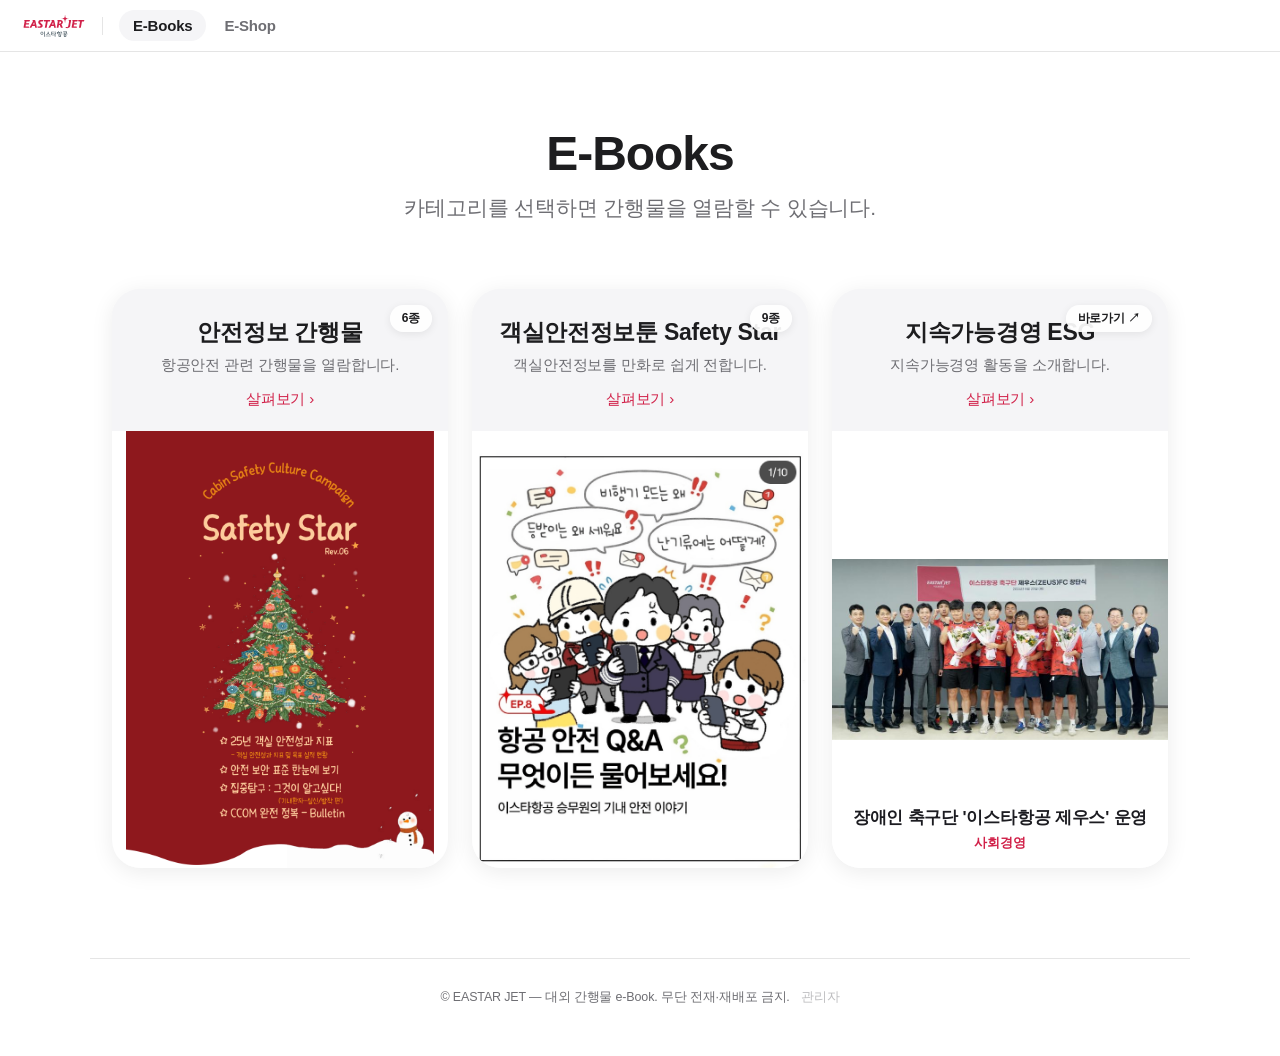
<file: index.html>
﻿<!DOCTYPE html>
<html lang="ko">
<head>
  <meta charset="UTF-8" />
  <meta name="viewport" content="width=device-width, initial-scale=1.0" />
  <title>이스타항공 대외 간행물 e-Book</title>
  <meta name="description" content="이스타항공 대외 간행물을 웹진으로 읽는 e-Book" />
    <meta name="theme-color" content="#ffffff" media="(prefers-color-scheme: light)" />
  <meta name="theme-color" content="#0c0c10" media="(prefers-color-scheme: dark)" />
<link rel="stylesheet" href="assets/style.css?v=20260706a" />
</head>
<body>
  <!-- ===== 로딩 스플래시 (진입 시 3초, 이스타항공 사진 랜덤 표출) ===== -->
  <div class="splash" id="splash">
    <div class="splash-bg" id="splashBg"></div>
    <div class="splash-scrim"></div>
    <div class="splash-inner">
      <img class="splash-logo" src="assets/eastar_logo.svg" alt="이스타항공" />
      <div class="splash-title"><span class="t-desktop">EASTARJET</span><span class="t-mobile">EASTARJET</span></div>
      <div class="splash-bar"><span id="splashBarFill"></span></div>
    </div>
    <button class="splash-skip" id="splashSkip">건너뛰기 ✕</button>
  </div>

  <!-- ===== 상단 브랜드 바 ===== -->
  <div class="topbar">
    <a class="brand" href="index.html">
      <img class="brand-logo" src="assets/eastar_logo.svg" alt="이스타항공" />
    </a>
    <span class="brand-divider"></span>
    <nav class="topnav">
      <a class="topnav-link active" id="brandTitle" href="index.html" aria-current="page">E-Books</a>
      <a class="topnav-link" id="shopBrand" href="shop.html">Eastar SHOP</a>
    </nav>
    <div class="spacer"></div>
  </div>

  <!-- ===== 공지 배너 (books.js 의 NOTICE — 관리자 콘솔에서 편집) ===== -->
  <div class="notice-banner" id="noticeBanner" style="display:none">
    <span class="notice-ico">📢</span>
    <span id="noticeText"></span>
    <a id="noticeLink" target="_blank" rel="noopener" style="display:none">자세히 ›</a>
    <button id="noticeClose" aria-label="공지 닫기">✕</button>
  </div>

  <!-- ===== 메인: 카테고리 선택 ===== -->
  <section class="hero">
    <h1 id="heroTitle">대외 간행물</h1>
    <p id="heroSubtitle">카테고리를 선택하면 간행물을 웹진 형태로 열람할 수 있습니다.</p>
  </section>

  <main class="cat-grid" id="catGrid"></main>

  <!-- ===== 카테고리 상세: 간행물 목록(웹진) ===== -->
  <main class="cat-detail" id="catDetail" style="display:none">
    <button class="back-btn" id="backBtn">← 카테고리</button>
    <div class="cat-detail-head">
      <h2 id="detailTitle"></h2>
      <p id="detailDesc"></p>
    </div>
    <div class="shelf" id="shelf"></div>
    <div class="empty-state" id="emptyState" style="display:none">
      <h2>🛫 준비 중입니다</h2>
      <p>이 카테고리의 간행물이 곧 등록될 예정입니다.</p>
    </div>
  </main>

  <footer class="site">© EASTAR JET — 대외 간행물 e-Book. 무단 전재·재배포 금지. <a href="admin.html" class="admin-link">관리자</a></footer>

  <script src="books.js"></script>
  <script src="esg.js"></script>
  <script src="products.js"></script>
  <script src="assets/track.js"></script>
  <script>
    const $ = id => document.getElementById(id);
    // HTML 이스케이프 — 제목·설명 등 데이터가 자동 동기화(ESG 스크래핑)·관리자 입력에서 오므로
    // innerHTML 삽입 전 항상 처리(따옴표·꺾쇠로 인한 레이아웃 깨짐/스크립트 주입 방지)
    const esc = s => String(s == null ? '' : s).replace(/[&<>"']/g, c => ({ '&': '&amp;', '<': '&lt;', '>': '&gt;', '"': '&quot;', "'": '&#39;' }[c]));
    const today = new Date(Date.now() + 9 * 3600 * 1000).toISOString().slice(0, 10);   // 한국시간(KST) 기준 날짜
    // 공개 조건: published !== false 이고, 게시 예약일(publishAt)이 지났을 것
    const isVisible = b => b.published !== false && (!b.publishAt || b.publishAt <= today);
    // 발행일(date)로부터 30일간 NEW 뱃지
    const isNew = b => b.date && (Date.now() - new Date(b.date + 'T00:00:00').getTime()) <= 30 * 86400000;
    const books = (window.BOOKS || []).filter(isVisible);
    const categories = (window.CATEGORIES || []);
    const loadingImages = (window.LOADING_IMAGES || []);

    /* ---------- 메인 상단 문구(관리자 콘솔에서 편집) ---------- */
    (function siteInit() {
      const s = window.SITE || {};
      if (s.brandTitle) $('brandTitle').textContent = s.brandTitle;
      if (s.heroTitle) $('heroTitle').textContent = s.heroTitle;
      if (s.heroSubtitle) $('heroSubtitle').textContent = s.heroSubtitle;
      // SHOP 제목(products.js)을 'Eastar SHOP' 탭에 반영 — shop-admin에서 변경 시 메인에도 동일 반영
      const shop = window.SHOP || {};
      if (shop.title) $('shopBrand').textContent = shop.title;
    })();

    if (window.ebTrack) ebTrack.visit();

    /* ---------- 공지 배너 ---------- */
    (function noticeInit() {
      const n = window.NOTICE || {};
      if (!n.enabled || !n.text) return;
      if (n.until && n.until < today) return;
      const dismissKey = 'eb_notice_' + n.text.slice(0, 40);   // 내용이 바뀌면 다시 표시
      try { if (localStorage.getItem(dismissKey)) return; } catch (e) {}
      $('noticeText').textContent = n.text;
      if (n.link) { $('noticeLink').href = n.link; $('noticeLink').style.display = 'inline'; }
      $('noticeBanner').style.display = 'flex';
      $('noticeClose').onclick = () => {
        $('noticeBanner').style.display = 'none';
        try { localStorage.setItem(dismissKey, '1'); } catch (e) {}
      };
    })();

    /* ---------- ① 로딩 스플래시 ---------- */
    (function splashInit() {
      const splash = $('splash');
      if (!loadingImages.length) { splash.remove(); return; }

      const bg = $('splashBg');
      // 진입할 때마다 무작위로 1장 선택해 2초간 그대로 유지
      const pick = loadingImages[Math.floor(Math.random() * loadingImages.length)];
      const layer = document.createElement('div');
      layer.className = 'splash-img';
      layer.style.backgroundImage = `url("${pick}")`;
      bg.appendChild(layer);
      requestAnimationFrame(() => layer.classList.add('on'));

      const DURATION = 1300;
      $('splashBarFill').style.transitionDuration = DURATION + 'ms';
      requestAnimationFrame(() => $('splashBarFill').style.width = '100%');

      let done = false;
      function finish() {
        if (done) return; done = true;
        splash.classList.add('hide');
        setTimeout(() => splash.remove(), 650);
      }
      const timer = setTimeout(finish, DURATION);
      $('splashSkip').onclick = () => { clearTimeout(timer); finish(); };
    })();

    /* ---------- ② 카테고리 카드 ---------- */
    function countIn(catId) { return books.filter(b => b.category === catId).length; }

    // 카테고리 표지 우선순위:
    //  ① coverBook(특정 PDF로 표지 고정)이 있으면 그 간행물 표지
    //  ② 없으면 그 카테고리 '최신본'(목록 맨 끝 공개 간행물) 표지를 자동 사용
    //  ③ 간행물이 없으면 카테고리에 지정된 표지(c.cover)
    function catCover(c) {
      const list = books.filter(b => b.category === c.id);
      if (c.coverBook) {
        const pin = list.find(b => b.id === c.coverBook);
        if (pin && pin.cover) return pin.cover;
      }
      const latest = list.length ? list[list.length - 1] : null;
      return (latest && latest.cover) ? latest.cover : c.cover;
    }

    // eastarjet.com 계열 도메인에서만 외부 페이지를 iframe 으로 임베드 가능
    // (ESG 페이지 보안정책: frame-ancestors https://*.eastarjet.com/).
    // 그 외(pages.dev 등)에서는 외부 페이지로 바로 이동한다.
    const canEmbed = /\.eastarjet\.com$/i.test(location.hostname);

    // ESG 표지·주제 — esg.js(자동 동기화)가 있으면 그것을 우선 사용한다.
    // esg.js 는 scripts/sync-esg.js 가 main.eastarjet.com/esg 에서 주기적으로 갱신.
    const esgItems = (window.ESG_ITEMS && window.ESG_ITEMS.length) ? window.ESG_ITEMS : null;
    // 사진 → {group, topic} 조회표 + 전체 사진 목록(랜덤 표지 후보)
    const esgBySrc = {};
    const esgCovers = [];
    if (esgItems) esgItems.forEach(it => (it.images || []).forEach(src => {
      esgBySrc[src] = { group: it.group, topic: it.topic };
      esgCovers.push(src);
    }));

    // 폴백(esg.js 부재 시): 파일명으로 분류·주제를 추정
    const ESG_GROUPS = { safety: '안전경영', environment: '환경경영', society: '사회경영' };
    const ESG_TOPICS = {
      'safety-01': '항공 의료 안전 시스템 강화',
      'safety-02': '현장 근로자 온열질환 예방',
      'safety-03': '객실승무원 실전형 체력검정 도입',
      'environment-01': '임직원 나무심기 행사',
      'environment-02': '친환경 항공기 도입을 통한 기후변화 대응',
      'society-01': '고귀한 생명 나눔 지원',
      'society-02': '생명 존중 유기견 봉사활동',
      'society-03': "장애인 축구단 '이스타항공 제우스' 운영",
      'society-04': '고려인 동포 지원 및 글로벌 상생',
      'society-05': '대한민국 국군 장병 지원',
      'society-06': '항공 전문 인재 양성 산학협력'
    };
    function coverInfo(url) {
      if (esgBySrc[url]) return esgBySrc[url];          // 동기화 데이터 우선
      const m = String(url).match(/img_(safety|environment|society)_(\d+)/i);
      if (!m) return null;
      const cat = m[1].toLowerCase();
      return { group: ESG_GROUPS[cat] || '', topic: ESG_TOPICS[cat + '-' + m[2]] || '' };
    }
    // 카테고리의 실제 표지 후보 목록: esg 카테고리는 동기화 사진을, 그 외는 books.js 의 covers
    function coverPool(c) {
      if (c.external && esgCovers.length) return esgCovers;
      return (Array.isArray(c.covers) && c.covers.length) ? c.covers : null;
    }

    $('catGrid').innerHTML = categories.map(c => {
      const href = c.external ? c.external : `#${c.id}`;
      const badge = c.external ? '바로가기 ↗' : `${countIn(c.id)}종`;
      // 표지 후보가 있으면 진입할 때마다 무작위 1장 + 그 사진의 주제 제목을 표지 위에 표시
      const pool = coverPool(c);
      const coverUrl = pool ? pool[Math.floor(Math.random() * pool.length)] : catCover(c);
      const info = pool ? coverInfo(coverUrl) : null;
      const cap = info ? `
          <span class="cat-cover-cap">
            ${info.topic ? `<span class="cap-topic">${esc(info.topic)}</span>` : ''}
            ${info.group ? `<span class="cap-group">${esc(info.group)}</span>` : ''}
          </span>` : '';
      const catImg = coverUrl
        ? `<img src="${esc(coverUrl)}" alt="${esc(c.title)}" loading="lazy" onerror="this.onerror=null;this.src='assets/eastar_logo.svg';this.classList.add('img-fallback')" />`
        : '';
      return `
      <a class="cat-card${pool ? ' cat-card--photo' : ''}" data-cat="${esc(c.id)}" href="${esc(href)}">
        <span class="cat-count">${esc(badge)}</span>
        <div class="cat-body">
          <h3>${esc(c.title)}</h3>
          <p>${esc(c.desc || '')}</p>
          <span class="cat-go">살펴보기 ›</span>
        </div>
        <div class="cat-cover">
          ${catImg}
          ${cap}
        </div>
      </a>`;
    }).join('');
    fitCaption(document);   // 표지 주제 제목을 한 줄에 맞게 글자 크기 자동 조정

    /* ---------- ③ 카테고리 상세(웹진 목록) ---------- */
    // 외부 페이지를 catDetail 안에 iframe 으로 표시(ESG 등). canEmbed 일 때만 호출.
    function openEmbed(cat) {
      $('detailTitle').textContent = cat.title;
      $('detailDesc').textContent = cat.desc || '';
      $('shelf').style.display = 'none';
      $('shelf').innerHTML = '';
      $('emptyState').style.display = 'none';
      let frame = $('extFrame');
      if (!frame) {
        frame = document.createElement('iframe');
        frame.id = 'extFrame';
        frame.setAttribute('referrerpolicy', 'no-referrer-when-downgrade');
        frame.style.cssText = 'width:100%;height:calc(100vh - 180px);min-height:600px;border:0;border-radius:14px;background:#fff;';
        $('catDetail').appendChild(frame);
      }
      if (frame.dataset.src !== cat.external) { frame.src = cat.external; frame.dataset.src = cat.external; }
      frame.style.display = 'block';
      $('catGrid').style.display = 'none';
      document.querySelector('.hero').style.display = 'none';
      $('catDetail').style.display = 'block';
      window.scrollTo(0, 0);
    }
    function hideEmbed() { const f = $('extFrame'); if (f) f.style.display = 'none'; }

    function openCategory(catId) {
      const cat = categories.find(c => c.id === catId);
      if (!cat) return;

      // 외부 페이지 카테고리(ESG): eastarjet.com 계열이면 iframe 임베드, 아니면 외부로 이동
      if (cat.external) {
        if (canEmbed) return openEmbed(cat);
        location.href = cat.external;
        return;
      }
      hideEmbed();
      const list = books.filter(b => b.category === catId);

      $('detailTitle').textContent = cat.title;
      $('detailDesc').textContent = cat.desc || '';

      const shelf = $('shelf'), empty = $('emptyState');
      if (!list.length) {
        shelf.style.display = 'none';
        shelf.innerHTML = '';
        empty.style.display = 'block';
      } else {
        empty.style.display = 'none';
        shelf.style.display = 'grid';
        shelf.innerHTML = list.map(b => {
          const isPdf = b.type === 'pdf';
          // PDF는 바로 읽기 뷰어로 진입(#read) — 페이지 목록(랜딩) 단계 생략
          const href = isPdf
            ? 'flip.html?book=' + encodeURIComponent(b.id) + '#read'
            : 'viewer.html?book=' + encodeURIComponent(b.id);
          const count = Array.isArray(b.pages) ? ` · ${b.pages.length}p` : '';
          return `
          <a class="book-card" href="${esc(href)}">
            <div class="cover-wrap">
              ${isNew(b) ? '<span class="badge badge-new">NEW</span>' : ''}
              <span class="badge badge-type">${isPdf ? 'PDF' : '웹진'}</span>
              <img src="${esc(b.cover || 'assets/eastar_logo.svg')}" alt="${esc(b.title)} 표지" loading="lazy" onerror="this.onerror=null;this.src='assets/eastar_logo.svg';this.classList.add('img-fallback')" />
            </div>
            <div class="book-info">
              <h3>${esc(b.title)}</h3>
              <div class="meta">${esc(b.subtitle || '')}${count}</div>
            </div>
            <span class="book-chevron" aria-hidden="true">›</span>
          </a>`;
        }).join('');
      }

      $('catGrid').style.display = 'none';
      document.querySelector('.hero').style.display = 'none';
      $('catDetail').style.display = 'block';
      fitTitles(shelf);            // 컨테이너 표시 후라야 폭이 잡혀 한 줄 맞춤이 동작
      window.scrollTo(0, 0);
    }

    /* 카드 제목이 길어도 한 줄로 — 글자 크기는 그대로 두고 자간만 좁혀 카드 폭에 맞춘다 */
    function fitTitles(scope) {
      scope.querySelectorAll('.book-card h3').forEach(h => {
        h.style.fontSize = '';        // 다른 제목과 동일한 글자 크기 유지
        h.style.letterSpacing = '';
        if (!h.clientWidth) return;
        if (h.scrollWidth <= h.clientWidth) return;     // 이미 한 줄이면 그대로
        let ls = -0.01, guard = 0;                      // CSS 기본 자간(-.01em)에서 시작
        while (h.scrollWidth > h.clientWidth && ls > -0.2 && guard++ < 80) {
          ls -= 0.005; h.style.letterSpacing = ls.toFixed(3) + 'em';
        }
      });
    }
    // 표지 주제 제목(.cap-topic)을 한 줄로 유지 — 폭을 넘으면 글자 크기를 줄여 맞춘다
    function fitCaption(scope) {
      scope.querySelectorAll('.cat-cover-cap').forEach(cap => {
        const topic = cap.querySelector('.cap-topic');
        if (!topic) return;
        const cs = getComputedStyle(cap);
        const avail = cap.clientWidth - parseFloat(cs.paddingLeft) - parseFloat(cs.paddingRight);
        if (avail <= 0) return;                 // 숨겨진(모바일) 경우 건너뜀
        let fs = 18; topic.style.fontSize = fs + 'px';
        let guard = 0;
        while (topic.scrollWidth > avail && fs > 11 && guard++ < 60) {
          fs -= 0.5; topic.style.fontSize = fs + 'px';
        }
      });
    }

    // 글꼴 로드 완료/창 크기 변경 후 다시 맞춤
    if (document.fonts && document.fonts.ready) document.fonts.ready.then(() => { fitTitles(document); fitCaption(document); });
    let _ftT; window.addEventListener('resize', () => { clearTimeout(_ftT); _ftT = setTimeout(() => { fitTitles(document); fitCaption(document); }, 150); });

    function showHome() {
      hideEmbed();
      $('catDetail').style.display = 'none';
      $('catGrid').style.display = 'grid';
      document.querySelector('.hero').style.display = 'block';
    }

    $('catGrid').querySelectorAll('.cat-card').forEach(el => {
      el.addEventListener('click', e => {
        const cat = categories.find(c => c.id === el.dataset.cat);
        // 임베드 불가 환경의 외부 카테고리는 href(외부 URL)로 그대로 이동시킨다
        if (cat && cat.external && !canEmbed) return;
        e.preventDefault();
        location.hash = el.dataset.cat;
      });
    });
    $('backBtn').onclick = () => { location.hash = ''; };

    /* ---------- 해시 라우팅 (뒤로가기 지원) ---------- */
    function route() {
      const id = location.hash.replace('#', '');
      if (id && categories.some(c => c.id === id)) openCategory(id);
      else showHome();
    }
    window.addEventListener('hashchange', route);
    route();
  </script>

  <!-- Cloudflare Web Analytics -->
  <script defer src='https://static.cloudflareinsights.com/beacon.min.js' data-cf-beacon='{"token": "4d85921930d3449da6c2bd152139da4c"}'></script>
  <!-- End Cloudflare Web Analytics -->
</body>
</html>
</file>
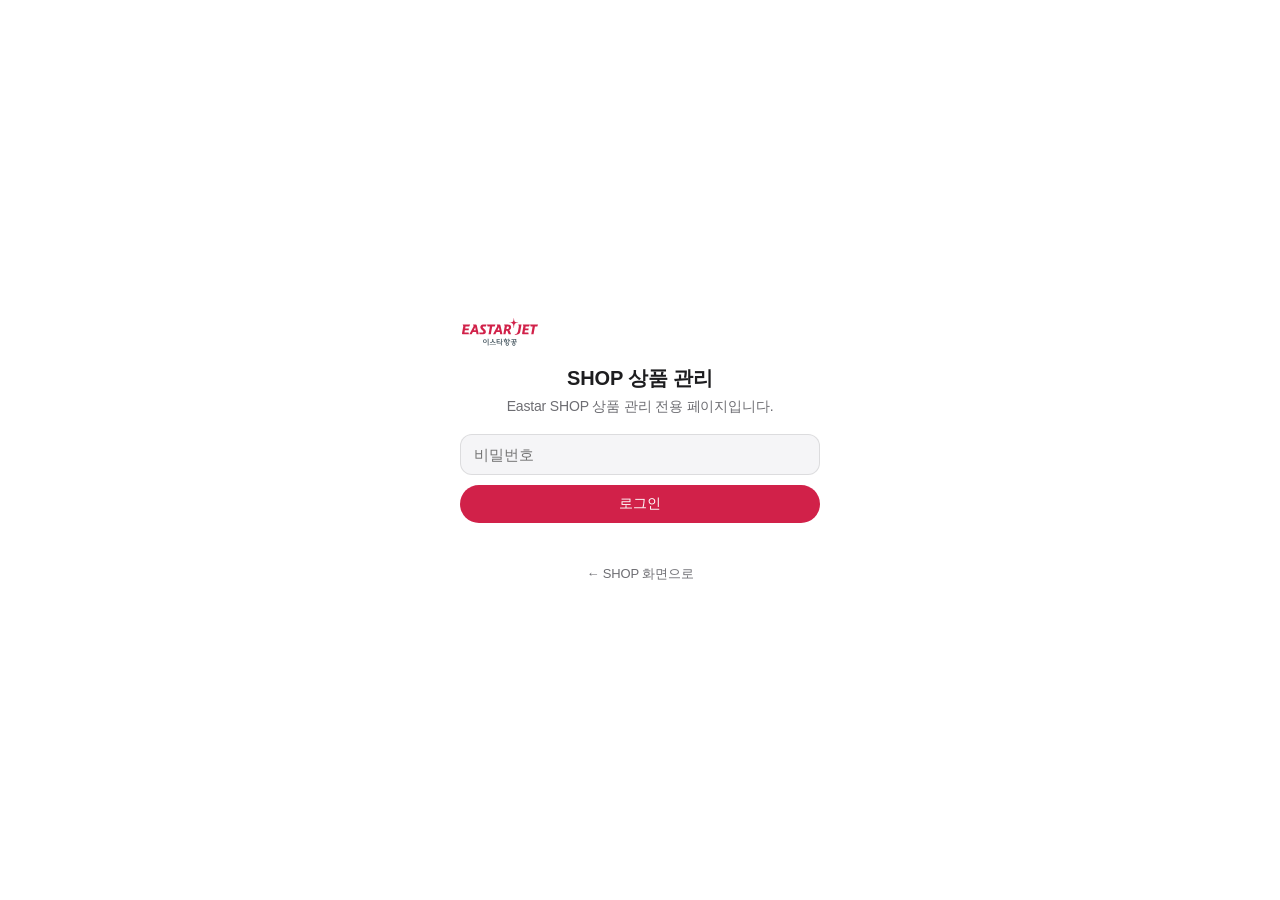
<file: shop-admin.html>
﻿<!DOCTYPE html>
<html lang="ko">
<head>
  <meta charset="UTF-8" />
  <meta name="viewport" content="width=device-width, initial-scale=1.0" />
  <meta name="robots" content="noindex" />
  <title>Eastar SHOP 상품 관리</title>
  <link rel="stylesheet" href="assets/style.css?v=20260706a" />
  <style>
    .gate { min-height: 100vh; display: flex; align-items: center; justify-content: center; padding: 20px; }
    .gate-box { width: 100%; max-width: 360px; text-align: center; }
    .gate-box img { height: 30px; margin-bottom: 18px; }
    .gate-box h1 { font-size: 20px; margin: 0 0 6px; }
    .gate-box .desc { color: var(--muted); font-size: 14px; margin: 0 0 18px; }
    .gate-box input { width: 100%; padding: 11px 13px; border: 1px solid var(--line); border-radius: 12px; font-size: 15px; margin-bottom: 10px; background: var(--bg-soft); font-family: var(--font); }
    .gate-box .btn { width: 100%; justify-content: center; }
    .gate-msg { color: var(--red); font-size: 13px; min-height: 18px; margin-top: 8px; }
    .gate-back { display: inline-block; margin-top: 16px; color: var(--muted); font-size: 13px; }
    .console { max-width: 980px; margin: 0 auto; padding: 20px 22px 80px; }
    .admin-banner { background: var(--bg-soft); border: 1px solid var(--line); border-radius: 12px; padding: 12px 16px; font-size: 13.5px; margin-bottom: 16px; }
    .card { background: var(--bg); border: 1px solid var(--line); border-radius: 16px; padding: 22px; margin-bottom: 18px; box-shadow: var(--shadow); }
    .card h2 { margin: 0 0 4px; font-size: 18px; }
    .card .sub { color: var(--muted); font-size: 13.5px; margin: 0 0 16px; }
    .form-grid { display: grid; grid-template-columns: 1fr 1fr; gap: 14px 16px; }
    .form-grid .full { grid-column: 1 / -1; }
    .form-grid label { display: block; font-size: 13px; font-weight: 600; margin-bottom: 6px; }
    .form-grid input[type=text], .form-grid input[type=number], .form-grid input[type=url], .form-grid input[type=date], .form-grid textarea, .form-grid input[type=file] {
      width: 100%; padding: 10px 12px; border: 1px solid var(--line); border-radius: 10px; font-size: 14px; background: var(--bg-soft); font-family: var(--font); box-sizing: border-box;
    }
    .form-grid textarea { resize: vertical; min-height: 64px; }
    .check-line { display: flex; align-items: center; gap: 8px; }
    .check-line label { margin: 0; font-weight: 500; }
    table.pubs { width: 100%; border-collapse: collapse; font-size: 14px; margin-top: 6px; }
    table.pubs th, table.pubs td { text-align: left; padding: 10px 8px; border-bottom: 1px solid var(--line); vertical-align: middle; }
    table.pubs th { color: var(--muted); font-weight: 600; font-size: 12.5px; }
    table.pubs td.ops { white-space: nowrap; text-align: right; }
    table.pubs .pthumb { width: 44px; height: 44px; border-radius: 8px; object-fit: cover; background: var(--bg-soft); border: 1px solid var(--line); }
    /* 모바일: 표가 화면보다 넓으면 페이지 대신 표 안에서만 좌우 스크롤 */
    .tbl-scroll { overflow-x: auto; -webkit-overflow-scrolling: touch; }
    @media (max-width: 640px) { .tbl-scroll table.pubs { min-width: 560px; } }
    .chip { display: inline-block; font-size: 11px; font-weight: 700; padding: 2px 8px; border-radius: 980px; margin-left: 6px; }
    .chip.hidden-c { background: #ddd; color: #555; }
    .chip.sold { background: #555; color: #fff; }
    .chip.badge { background: var(--red); color: #fff; }
    .mini { font-size: 12.5px; padding: 5px 10px; border-radius: 8px; border: 1px solid var(--line); background: var(--bg); cursor: pointer; }
    .mini.danger { color: var(--red); border-color: rgba(209,33,73,.4); }
    .mini:disabled { opacity: .4; cursor: default; }
    .row-actions { display: flex; gap: 10px; flex-wrap: wrap; margin-top: 16px; }
    .save-bar { position: sticky; bottom: 0; background: rgba(255,255,255,.9); backdrop-filter: blur(12px); border-top: 1px solid var(--line); padding: 12px 22px; display: none; align-items: center; gap: 14px; z-index: 40; }
    .save-bar.show { display: flex; }
    .save-bar .state { font-size: 13px; color: var(--muted); }
    .save-bar .state.dirty { color: var(--red); font-weight: 600; }
    textarea#out { width: 100%; min-height: 160px; font-family: ui-monospace, Menlo, monospace; font-size: 12px; border: 1px solid var(--line); border-radius: 10px; padding: 12px; background: var(--bg-soft); box-sizing: border-box; }
    .toast { position: fixed; left: 50%; bottom: 30px; transform: translateX(-50%); background: #222; color: #fff; padding: 11px 20px; border-radius: 980px; font-size: 14px; opacity: 0; transition: opacity .2s; z-index: 100; pointer-events: none; }
    .toast.show { opacity: 1; }
    @media (max-width: 640px) { .form-grid { grid-template-columns: 1fr; } }
    @media (prefers-color-scheme: dark) { .save-bar { background: rgba(18,18,22,.9); } .chip.hidden-c { background: #444; color: #ccc; } }
  </style>
</head>
<body>
  <!-- ===== 로그인 게이트 ===== -->
  <div class="gate" id="gate">
    <div class="gate-box">
      <img src="assets/eastar_logo.svg" alt="이스타항공" />
      <h1>SHOP 상품 관리</h1>
      <p class="desc">Eastar SHOP 상품 관리 전용 페이지입니다.</p>
      <input type="password" id="pw" placeholder="비밀번호" autocomplete="current-password" />
      <button class="btn primary" id="loginBtn">로그인</button>
      <div class="gate-msg" id="gateMsg"></div>
      <a href="shop.html" class="gate-back">← SHOP 화면으로</a>
    </div>
  </div>

  <!-- ===== 상단바 ===== -->
  <div class="topbar" id="adminTop" style="display:none">
    <a class="brand" href="shop.html">
      <img class="brand-logo" src="assets/eastar_logo.svg" alt="이스타항공" />
    </a>
    <span class="brand-divider"></span>
    <nav class="topnav">
      <a class="topnav-link" href="admin.html">E-Books 관리</a>
      <a class="topnav-link active" href="shop-admin.html" aria-current="page">SHOP 관리</a>
    </nav>
    <div class="spacer"></div>
    <button class="btn" id="logoutBtn">로그아웃</button>
  </div>

  <!-- ===== 콘솔 ===== -->
  <main class="console" id="console" style="display:none">
    <div class="admin-banner">🛍 <b>Eastar SHOP 상품 관리</b> — 상품 정보(이름·가격·이미지·품절)는 <b>자사몰(eastarjetshop.com)에서 매일 자동 동기화</b>됩니다. 상품 추가/변경은 자사몰에서 하세요. 이 콘솔의 <b>제목·히어로 배너·공지 문구</b>는 여기서 편집하면 동기화 후에도 유지됩니다.<br><span style="color:var(--muted)">아래 상품·카테고리 목록은 현황 확인용이며, 수동 수정 후 게시해도 다음 동기화(한국시간 새벽 3시) 때 자사몰 기준으로 덮어쓰여집니다.</span></div>
    <p class="sub" id="deployInfo" style="color:var(--muted);font-size:13px;margin:0 0 16px"></p>

    <!-- SHOP 문구 + 히어로 배너 -->
    <div class="card">
      <h2>📝 SHOP 화면 문구 · 히어로 배너</h2>
      <p class="sub">SHOP 페이지 상단 제목과 큰 배너(히어로) 문구·이미지입니다.</p>
      <div class="form-grid">
        <div><label>SHOP 제목</label><input type="text" id="sTitle" placeholder="Eastar SHOP" /></div>
        <div><label>소개글(내부용)</label><input type="text" id="sSubtitle" placeholder="이스타항공 공식 상품을 만나보세요." /></div>
        <div class="full"><label>히어로 작은 라벨 (비우면 숨김)</label><input type="text" id="hKicker" placeholder="EASTAR SHOP" /></div>
        <div class="full"><label>히어로 큰 제목 (비우면 숨김)</label><input type="text" id="hHeadline" placeholder="이스타항공 공식 굿즈" /></div>
        <div class="full"><label>히어로 소개 문구 (비우면 숨김)</label><input type="text" id="hSub" placeholder="하늘 위의 설렘을 일상에서도." /></div>
        <div class="full">
          <label>히어로 배경 이미지 (한 줄에 하나씩 · 여러 장이면 4초마다 자동 전환 · 비우면 레드 그라데이션)</label>
          <textarea id="hImages" rows="3" placeholder="assets/planes/plane-05.jpg&#10;assets/planes/plane-02.jpg"></textarea>
          <div style="display:flex;align-items:center;gap:10px;margin-top:8px;flex-wrap:wrap">
            <span class="sub" style="margin:0">새 사진 업로드 (저장 시 <code>assets/planes/</code>에 업로드 후 목록에 추가) →</span>
            <input type="file" id="hImageFile" accept="image/*" style="flex:1;min-width:200px" />
          </div>
        </div>
        <div class="full"><label>히어로 버튼 링크 (선택)</label><input type="url" id="hLink" placeholder="https://..." /></div>
      </div>
    </div>

    <!-- 공지 배너 -->
    <div class="card">
      <h2>📢 SHOP 공지 배너</h2>
      <p class="sub">SHOP 화면 상단에 공지를 띄웁니다. (방문자가 ✕로 닫을 수 있음 · 자사몰 동기화 후에도 유지됨)</p>
      <div class="form-grid">
        <div class="check-line">
          <input type="checkbox" id="nEnabled" />
          <label for="nEnabled">공지 표시</label>
        </div>
        <div><label>표시 종료일 (선택 — 이 날짜까지만 표시)</label><input type="date" id="nUntil" /></div>
        <div class="full"><label>공지 내용</label><input type="text" id="nText" placeholder="예: 피너츠 콜라보 신상품이 입고되었습니다!" /></div>
        <div class="full"><label>링크 (선택 — '자세히' 버튼 연결)</label><input type="url" id="nLink" placeholder="https://..." /></div>
      </div>
    </div>

    <!-- 카테고리 관리 -->
    <div class="card">
      <h2>🗂 카테고리</h2>
      <p class="sub">상품 분류 카테고리입니다. SHOP 화면 상단 칩으로 표시됩니다. (상품이 연결된 카테고리는 삭제 시 그 상품의 분류가 비워집니다)</p>
      <div class="tbl-scroll"><table class="pubs"><thead><tr><th>이름</th><th>ID</th><th></th></tr></thead><tbody id="catRows"></tbody></table></div>
      <div class="row-actions">
        <input type="text" id="newCatId" placeholder="ID (영문·숫자, 예: goods)" style="padding:9px 12px;border:1px solid var(--line);border-radius:10px;background:var(--bg-soft);font-family:var(--font);font-size:13.5px" />
        <input type="text" id="newCatName" placeholder="이름 (예: 굿즈)" style="padding:9px 12px;border:1px solid var(--line);border-radius:10px;background:var(--bg-soft);font-family:var(--font);font-size:13.5px" />
        <button class="btn" id="addCatBtn">카테고리 추가</button>
      </div>
    </div>

    <!-- 상품 목록 -->
    <div class="card">
      <h2>🛍 상품 목록</h2>
      <p class="sub">순서 변경(▲▼) · 공개/비공개 · 품절 · 수정 · 삭제. 카드 순서가 SHOP 화면 노출 순서입니다.</p>
      <div class="tbl-scroll"><table class="pubs"><thead><tr><th></th><th>상품</th><th>가격</th><th>상태</th><th></th></tr></thead><tbody id="prodRows"></tbody></table></div>
      <p class="sub" id="emptyHint" style="margin-top:14px;display:none">등록된 상품이 없습니다. 아래에서 추가하세요.</p>
    </div>

    <!-- 추가 / 수정 -->
    <div class="card">
      <h2 id="formTitle">➕ 상품 추가</h2>
      <p class="sub">상품 정보를 입력하고 「상품 저장(목록에 반영)」을 누르세요. 마지막에 위/아래 「저장(게시)」로 사이트에 반영합니다.</p>
      <div class="form-grid">
        <div><label>상품 ID (영문·숫자 — 수정 시 변경 불가)</label><input type="text" id="fId" placeholder="goods-01" /></div>
        <div><label>카테고리</label><select id="fCat" style="width:100%;padding:10px 12px;border:1px solid var(--line);border-radius:10px;font-size:14px;background:var(--bg-soft);font-family:var(--font);box-sizing:border-box"></select></div>
        <div class="full"><label>상품명</label><input type="text" id="fName" placeholder="예: 이스타항공 모형 항공기" /></div>
        <div><label>뱃지 (선택 — 예: BEST, NEW)</label><input type="text" id="fBadge" placeholder="" /></div>
        <div></div>
        <div><label>정가 (원)</label><input type="number" id="fPrice" min="0" step="100" placeholder="39000" /></div>
        <div><label>할인가 (선택 — 비우면 정가만 표시)</label><input type="number" id="fSale" min="0" step="100" placeholder="29000" /></div>
        <div class="full"><label>한 줄 설명 (카드에 2줄까지 표시)</label><textarea id="fDesc" placeholder="상품 간단 설명"></textarea></div>
        <div class="full"><label>상세 설명 (선택 — 상세 모달에 표시. 비우면 한 줄 설명 사용)</label><textarea id="fDetail" placeholder="상품 상세 설명"></textarea></div>
        <div class="full"><label>구매 링크 URL (선택 — 외부 쇼핑몰/스토어. 비우면 '준비 중')</label><input type="url" id="fBuy" placeholder="https://..." /></div>
        <div class="full">
          <label>상품 이미지</label>
          <input type="text" id="fImage" placeholder="이미지 경로/URL 직접 입력 (예: shop/goods-01/img.jpg)" />
          <div style="display:flex;align-items:center;gap:10px;margin-top:8px;flex-wrap:wrap">
            <span class="sub" style="margin:0">또는 이미지 파일 업로드 (저장 시 shop/&lt;상품ID&gt;/img.* 로 업로드) →</span>
            <input type="file" id="fImageFile" accept="image/*" style="flex:1;min-width:200px" />
          </div>
          <div id="imgPreview" style="margin-top:10px"></div>
        </div>
        <div class="check-line"><input type="checkbox" id="fPublished" checked /><label for="fPublished">공개</label></div>
        <div class="check-line"><input type="checkbox" id="fSoldOut" /><label for="fSoldOut">품절</label></div>
      </div>
      <div class="row-actions">
        <button class="btn primary" id="saveProdBtn">상품 저장 (목록에 반영)</button>
        <button class="btn" id="resetFormBtn">새 상품 (입력 초기화)</button>
      </div>
    </div>

    <!-- 게시 -->
    <div class="card">
      <h2>💾 변경사항 적용 — products.js</h2>
      <p class="sub">GitHub 토큰을 넣고 「저장(게시)」을 누르면 products.js(및 업로드한 이미지)가 반영됩니다. 토큰은 이 브라우저에만 저장됩니다.</p>
      <div class="form-grid">
        <div class="full"><label>GitHub 토큰 (Fine-grained · 이 저장소 · Contents: Read and write · 이 탭에만 임시 저장, 닫으면 삭제)</label><input type="password" id="ghToken" placeholder="github_pat_..." autocomplete="off" /></div>
      </div>
      <div class="row-actions">
        <button class="btn primary" id="pubBtn">🚀 저장(게시)</button>
        <button class="btn" id="genBtn">미리보기 생성</button>
        <button class="btn" id="dlBtn">다운로드</button>
      </div>
      <div id="pubMsg" class="sub" style="margin-top:10px"></div>
      <textarea id="out" style="margin-top:12px;display:none" readonly></textarea>
    </div>
  </main>

  <div class="save-bar" id="saveBar">
    <span class="state" id="saveBarState">● 저장하지 않은 변경이 있습니다</span>
    <div style="flex:1"></div>
    <button class="btn primary" id="saveBarBtn">저장(게시)</button>
  </div>

  <div class="toast" id="toast"></div>

  <script src="products.js"></script>
  <script>
    const $ = id => document.getElementById(id);
    // admin.html 과 동일한 비밀번호 해시
    const PW_HASH = "b4a0623d066292d60ae1eaf4e0d44489df1e9659ce2395ab27b31b71af9e0e21";
    const GH = { owner: 'Min-ss', repo: 'eastarjet-ebook', branch: 'main' };

    async function sha256hex(s) {
      const buf = await crypto.subtle.digest('SHA-256', new TextEncoder().encode(s));
      return [...new Uint8Array(buf)].map(x => x.toString(16).padStart(2, '0')).join('');
    }
    function esc(s) { return String(s == null ? '' : s).replace(/[&<>"]/g, m => ({ '&': '&amp;', '<': '&lt;', '>': '&gt;', '"': '&quot;' }[m])); }
    function toast(m) { const t = $('toast'); t.textContent = m; t.classList.add('show'); clearTimeout(t._t); t._t = setTimeout(() => t.classList.remove('show'), 2200); }
    const won = n => (Number(n) || 0).toLocaleString('ko-KR') + '원';

    /* ---------- 로그인 ---------- */
    function showConsole() { $('gate').style.display = 'none'; $('adminTop').style.display = 'flex'; $('console').style.display = 'block'; initConsole(); }
    function logout() { localStorage.removeItem('eb_admin'); location.reload(); }
    $('logoutBtn').onclick = logout;
    async function tryLogin() {
      const v = $('pw').value; if (!v) return;
      try {
        const h = await sha256hex(v);
        if (h === PW_HASH) { localStorage.setItem('eb_admin', '1'); showConsole(); }
        else { $('gateMsg').textContent = '비밀번호가 올바르지 않습니다.'; $('pw').select(); }
      } catch (e) { $('gateMsg').textContent = '보안(https) 컨텍스트가 아니어서 로그인할 수 없습니다. (배포 주소/localhost 에서 이용)'; }
    }
    $('loginBtn').onclick = tryLogin;
    $('pw').addEventListener('keydown', e => { if (e.key === 'Enter') tryLogin(); });

    /* ---------- 상태 ---------- */
    let meta = {}, products = [], cats = [], pendingImages = {};   // pendingImages: id -> File (상품 이미지)
    let pendingAssets = {};   // 경로 -> File (히어로 배경 등 assets 업로드, 저장 시 반영)
    let editingId = null, savedSnapshot = null, saving = false;

    function initConsole() {
      const s = window.SHOP || {};
      const h = s.hero || {};
      meta = {
        title: s.title || 'Eastar SHOP', subtitle: s.subtitle || '',
        hero: {
          kicker: h.kicker !== undefined ? h.kicker : 'EASTAR SHOP',
          headline: h.headline || '', sub: h.sub || '',
          images: Array.isArray(h.images) ? h.images.slice() : (h.image ? [h.image] : []),
          link: h.link || ''
        },
        notice: Object.assign({ enabled: false, text: '', link: '', until: '' }, s.notice || {})
      };
      products = JSON.parse(JSON.stringify(window.PRODUCTS || []));
      cats = JSON.parse(JSON.stringify(window.SHOP_CATEGORIES || []));
      $('sTitle').value = meta.title;
      $('sSubtitle').value = meta.subtitle;
      $('hKicker').value = meta.hero.kicker;
      $('hHeadline').value = meta.hero.headline;
      $('hSub').value = meta.hero.sub;
      $('hImages').value = (meta.hero.images || []).join('\n');
      $('hLink').value = meta.hero.link;
      $('nEnabled').checked = !!meta.notice.enabled;
      $('nText').value = meta.notice.text || '';
      $('nLink').value = meta.notice.link || '';
      $('nUntil').value = meta.notice.until || '';
      $('ghToken').value = sessionStorage.getItem('eb_gh_token') || '';
      pendingImages = {};
      pendingAssets = {};
      renderCats();
      fillCatSelect();
      renderList();
      resetForm();
      savedSnapshot = genProductsJs();
      refreshDirty();
      loadDeploy();
    }

    $('sTitle').addEventListener('input', () => { meta.title = $('sTitle').value; });
    $('sSubtitle').addEventListener('input', () => { meta.subtitle = $('sSubtitle').value; });
    $('hKicker').addEventListener('input', () => { meta.hero.kicker = $('hKicker').value; });
    $('hHeadline').addEventListener('input', () => { meta.hero.headline = $('hHeadline').value; });
    $('hSub').addEventListener('input', () => { meta.hero.sub = $('hSub').value; });
    $('hImages').addEventListener('input', () => { meta.hero.images = $('hImages').value.split('\n').map(s => s.trim()).filter(Boolean); });
    $('hLink').addEventListener('input', () => { meta.hero.link = $('hLink').value; });
    $('nEnabled').addEventListener('change', () => { meta.notice.enabled = $('nEnabled').checked; refreshDirty(); });
    $('nText').addEventListener('input', () => { meta.notice.text = $('nText').value; });
    $('nLink').addEventListener('input', () => { meta.notice.link = $('nLink').value.trim(); });
    $('nUntil').addEventListener('change', () => { meta.notice.until = $('nUntil').value; refreshDirty(); });

    // 히어로 배경: 파일을 고르면 목록에 경로 추가 + 저장 시 assets/planes/ 로 업로드
    $('hImageFile').addEventListener('change', () => {
      const f = $('hImageFile').files[0]; if (!f) return;
      const name = f.name.toLowerCase().replace(/[^a-z0-9._-]+/g, '-');
      const p = 'assets/planes/' + name;
      pendingAssets[p] = f;
      if (!meta.hero.images.includes(p)) meta.hero.images.push(p);
      $('hImages').value = meta.hero.images.join('\n');
      $('hImageFile').value = '';
      toast('목록에 추가됨 — 「저장(게시)」 하면 업로드됩니다');
      refreshDirty();
    });

    /* ---------- 카테고리 ---------- */
    const catName = id => { const c = cats.find(c => c.id === id); return c ? c.name : ''; };
    function fillCatSelect() {
      const cur = $('fCat').value;
      $('fCat').innerHTML = '<option value="">(분류 없음)</option>' + cats.map(c => `<option value="${esc(c.id)}">${esc(c.name)}</option>`).join('');
      if (cur && cats.some(c => c.id === cur)) $('fCat').value = cur;
    }
    function renderCats() {
      $('catRows').innerHTML = cats.length ? cats.map(c => `
        <tr data-id="${esc(c.id)}">
          <td><input type="text" class="catname" value="${esc(c.name)}" style="width:100%;padding:6px 8px;border:1px solid var(--line);border-radius:8px;background:var(--bg-soft);font-family:var(--font);font-size:13.5px" /></td>
          <td style="color:var(--muted);font-size:12px">${esc(c.id)}${c.parent ? ` <span class="chip hidden-c" title="'${esc(catName(c.parent) || c.parent)}' 선택 시 브랜드 칩으로 표시됩니다">└ ${esc(catName(c.parent) || c.parent)} 하위</span>` : ''}</td>
          <td class="ops"><button class="mini danger" data-cdel="${esc(c.id)}">삭제</button></td>
        </tr>`).join('') : '<tr><td colspan="3" style="color:var(--muted);font-size:13px">카테고리가 없습니다.</td></tr>';
    }
    $('addCatBtn').onclick = () => {
      const id = $('newCatId').value.trim(), name = $('newCatName').value.trim();
      if (!id || !/^[A-Za-z0-9._-]+$/.test(id)) { alert('카테고리 ID를 영문·숫자(- _ .)로 입력하세요.'); return; }
      if (!name) { alert('카테고리 이름을 입력하세요.'); return; }
      if (cats.some(c => c.id === id)) { alert('이미 있는 카테고리 ID입니다.'); return; }
      cats.push({ id, name });
      $('newCatId').value = ''; $('newCatName').value = '';
      renderCats(); fillCatSelect(); refreshDirty();
    };
    $('catRows').addEventListener('input', e => {
      if (!e.target.classList.contains('catname')) return;
      const id = e.target.closest('tr').dataset.id; const c = cats.find(c => c.id === id);
      if (c) { c.name = e.target.value; fillCatSelect(); }
    });
    $('catRows').addEventListener('click', e => {
      const id = e.target.getAttribute('data-cdel'); if (!id) return;
      const used = products.filter(p => p.category === id).length;
      const kids = cats.filter(c => c.parent === id);
      if (!confirm(`'${catName(id)}' 카테고리를 삭제할까요?`
        + (used ? `\n연결된 상품 ${used}개의 분류가 비워집니다.` : '')
        + (kids.length ? `\n하위 카테고리 ${kids.length}개(${kids.map(k => k.name).join(', ')})는 최상위로 승격됩니다.` : ''))) return;
      cats = cats.filter(c => c.id !== id);
      cats.forEach(c => { if (c.parent === id) delete c.parent; });   // 허공을 가리키는 parent 방지
      products.forEach(p => { if (p.category === id) delete p.category; });
      renderCats(); fillCatSelect(); renderList(); refreshDirty();
    });

    /* ---------- 목록 ---------- */
    function prodChips(p) {
      let s = '';
      if (p.published === false) s += '<span class="chip hidden-c">비공개</span>';
      if (p.soldOut) s += '<span class="chip sold">품절</span>';
      if (p.badge) s += `<span class="chip badge">${esc(p.badge)}</span>`;
      return s;
    }
    function priceText(p) {
      const hasSale = p.salePrice != null && p.salePrice !== '' && Number(p.salePrice) < Number(p.price);
      return hasSale ? `<s style="color:var(--muted)">${won(p.price)}</s> <b>${won(p.salePrice)}</b>` : `<b>${won(p.price)}</b>`;
    }
    function renderList() {
      const tb = $('prodRows');
      $('emptyHint').style.display = products.length ? 'none' : 'block';
      tb.innerHTML = products.map((p, i) => `
        <tr data-id="${esc(p.id)}">
          <td><img class="pthumb" src="${esc(p.image || '')}" alt="" onerror="this.style.visibility='hidden'" /></td>
          <td><b>${esc(p.name || '(이름 없음)')}</b>${prodChips(p)}<div style="color:var(--muted);font-size:12px">${esc(p.id)}${p.category ? ' · ' + esc(catName(p.category)) : ''}</div></td>
          <td>${priceText(p)}</td>
          <td style="color:var(--muted);font-size:12px">${p.buyUrl ? '🔗 링크' : '— 링크없음'}</td>
          <td class="ops">
            <button class="mini" data-act="up" ${i === 0 ? 'disabled' : ''}>▲</button>
            <button class="mini" data-act="down" ${i === products.length - 1 ? 'disabled' : ''}>▼</button>
            <button class="mini" data-act="edit">수정</button>
            <button class="mini danger" data-act="del">삭제</button>
          </td>
        </tr>`).join('');
    }
    $('prodRows').addEventListener('click', e => {
      const btn = e.target.closest('button[data-act]'); if (!btn) return;
      const id = btn.closest('tr').dataset.id;
      const i = products.findIndex(p => p.id === id); if (i < 0) return;
      const act = btn.dataset.act;
      if (act === 'up' && i > 0) { [products[i - 1], products[i]] = [products[i], products[i - 1]]; }
      else if (act === 'down' && i < products.length - 1) { [products[i + 1], products[i]] = [products[i], products[i + 1]]; }
      else if (act === 'edit') { fillForm(products[i]); window.scrollTo({ top: $('formTitle').offsetTop - 80, behavior: 'smooth' }); return; }
      else if (act === 'del') {
        if (!confirm(`'${products[i].name}' 상품을 목록에서 삭제할까요?`)) return;
        delete pendingImages[products[i].id]; products.splice(i, 1);
        if (editingId === id) resetForm();
      }
      renderList(); refreshDirty();
    });

    /* ---------- 폼 ---------- */
    function fillForm(p) {
      editingId = p.id;
      $('formTitle').textContent = '✏️ 상품 수정 — ' + p.name;
      $('fId').value = p.id; $('fId').disabled = true;
      fillCatSelect(); $('fCat').value = p.category || '';
      $('fName').value = p.name || ''; $('fBadge').value = p.badge || '';
      $('fPrice').value = p.price != null ? p.price : '';
      $('fSale').value = p.salePrice != null ? p.salePrice : '';
      $('fDesc').value = p.desc || ''; $('fDetail').value = p.detail || ''; $('fBuy').value = p.buyUrl || '';
      $('fImage').value = p.image || ''; $('fImageFile').value = '';
      $('fPublished').checked = p.published !== false; $('fSoldOut').checked = !!p.soldOut;
      renderPreview(p.image, pendingImages[p.id]);
    }
    function resetForm() {
      editingId = null;
      $('formTitle').textContent = '➕ 상품 추가';
      $('fId').disabled = false;
      ['fId', 'fName', 'fBadge', 'fPrice', 'fSale', 'fDesc', 'fDetail', 'fBuy', 'fImage'].forEach(k => $(k).value = '');
      $('fCat').value = ''; $('fImageFile').value = ''; $('fPublished').checked = true; $('fSoldOut').checked = false;
      $('imgPreview').innerHTML = '';
    }
    $('resetFormBtn').onclick = resetForm;

    function renderPreview(url, file) {
      const box = $('imgPreview');
      if (file) { box.innerHTML = `<img src="${URL.createObjectURL(file)}" style="height:90px;border-radius:10px;border:1px solid var(--line)" /> <span class="sub">새 업로드 (저장 시 반영)</span>`; }
      else if (url) { box.innerHTML = `<img src="${esc(url)}" style="height:90px;border-radius:10px;border:1px solid var(--line)" onerror="this.style.display='none'" />`; }
      else box.innerHTML = '';
    }
    $('fImageFile').addEventListener('change', () => renderPreview($('fImage').value.trim(), $('fImageFile').files[0]));
    $('fImage').addEventListener('input', () => { if (!$('fImageFile').files[0]) renderPreview($('fImage').value.trim(), null); });

    $('saveProdBtn').onclick = () => {
      const id = $('fId').value.trim();
      const name = $('fName').value.trim();
      if (!id || !/^[A-Za-z0-9._-]+$/.test(id)) { alert('상품 ID를 영문·숫자(- _ .)로 입력하세요.'); return; }
      if (!name) { alert('상품명을 입력하세요.'); return; }
      const price = $('fPrice').value === '' ? 0 : Number($('fPrice').value);
      if (isNaN(price) || price < 0) { alert('정가를 올바르게 입력하세요.'); return; }
      const saleRaw = $('fSale').value.trim();
      const file = $('fImageFile').files[0];
      let image = $('fImage').value.trim();
      const ext = file ? (file.name.split('.').pop().toLowerCase().replace('jpeg', 'jpg') || 'jpg') : '';
      if (file) image = `shop/${id}/img.${ext}`;   // 업로드 파일 경로로 설정

      const p = {
        id, name,
        ...( $('fCat').value ? { category: $('fCat').value } : {}),
        price,
        ...(saleRaw !== '' ? { salePrice: Number(saleRaw) } : {}),
        ...(image ? { image } : {}),
        ...( $('fDesc').value.trim() ? { desc: $('fDesc').value.trim() } : {}),
        ...( $('fDetail').value.trim() ? { detail: $('fDetail').value.trim() } : {}),
        ...( $('fBuy').value.trim() ? { buyUrl: $('fBuy').value.trim() } : {}),
        ...( $('fBadge').value.trim() ? { badge: $('fBadge').value.trim() } : {}),
        ...( $('fSoldOut').checked ? { soldOut: true } : {}),
        published: $('fPublished').checked
      };

      const existing = products.findIndex(x => x.id === id);
      if (editingId && editingId === id && existing >= 0) { products[existing] = p; }
      else if (existing >= 0) {
        if (!confirm(`이미 '${id}' 상품이 있습니다. 덮어쓸까요?`)) return;
        products[existing] = p;
      } else { products.push(p); }

      if (file) pendingImages[id] = file; else if (editingId === id) { /* keep prior pending if any */ }
      toast('목록에 반영됨 — 마지막에 「저장(게시)」 하세요');
      renderList(); resetForm(); refreshDirty();
    };

    /* ---------- products.js 생성 ---------- */
    function cleanProduct(p) {
      const o = { id: p.id, name: p.name };
      if (p.category) o.category = p.category;
      o.price = Number(p.price) || 0;
      if (p.salePrice != null && p.salePrice !== '') o.salePrice = Number(p.salePrice);
      if (p.image) o.image = p.image;
      if (p.desc) o.desc = p.desc;
      if (p.detail) o.detail = p.detail;
      o.buyUrl = p.buyUrl || '';
      o.badge = p.badge || '';
      o.soldOut = !!p.soldOut;
      o.published = p.published !== false;
      return o;
    }
    function genProductsJs() {
      const pretty = v => JSON.stringify(v, null, 2);
      const shopObj = {
        title: meta.title || 'Eastar SHOP',
        subtitle: meta.subtitle || '',
        hero: (() => {
          const imgs = (meta.hero.images || []).map(s => String(s).trim()).filter(Boolean);
          return { kicker: meta.hero.kicker || '', headline: meta.hero.headline || '', sub: meta.hero.sub || '', images: imgs, image: imgs[0] || '', link: meta.hero.link || '' };
        })(),
        notice: { enabled: !!(meta.notice && meta.notice.enabled), text: (meta.notice && meta.notice.text) || '', link: (meta.notice && meta.notice.link) || '', until: (meta.notice && meta.notice.until) || '' }
      };
      return `// ============================================================
//  EASTAR SHOP — 판매상품 데이터
//  (관리자 콘솔의 「SHOP 상품 관리」에서 생성됨)
//  상품 이미지는 shop/<상품ID>/img.* 로 업로드됩니다.
//  상품 선택 필드: category(카테고리 ID) · published:false(비공개) ·
//                  soldOut:true(품절) · badge(뱃지 문구)
//  가격은 원(KRW) 숫자. salePrice 가 있으면 정가(price)에 취소선이 표시됩니다.
// ============================================================

const SHOP = ${pretty(shopObj)};

const SHOP_CATEGORIES = ${pretty(cats)};

const PRODUCTS = ${pretty(products.map(cleanProduct))};

window.SHOP = SHOP;
window.SHOP_CATEGORIES = SHOP_CATEGORIES;
window.PRODUCTS = PRODUCTS;
`;
    }
    $('genBtn').onclick = () => { $('out').style.display = 'block'; $('out').value = genProductsJs(); toast('products.js 생성됨'); };
    $('dlBtn').onclick = () => {
      const content = genProductsJs();
      const blob = new Blob([content], { type: 'text/javascript' });
      const a = document.createElement('a'); a.href = URL.createObjectURL(blob); a.download = 'products.js';
      document.body.appendChild(a); a.click(); a.remove(); URL.revokeObjectURL(a.href);
    };

    /* ---------- 변경 감지 ---------- */
    function refreshDirty() {
      if (savedSnapshot === null || saving) return;
      const dirty = genProductsJs() !== savedSnapshot || Object.keys(pendingImages).length > 0 || Object.keys(pendingAssets).length > 0;
      $('saveBar').classList.toggle('show', dirty);
      $('saveBarState').textContent = dirty ? '● 저장하지 않은 변경이 있습니다' : '✓ 모든 변경사항이 저장됨';
      $('saveBarState').classList.toggle('dirty', dirty);
    }
    document.addEventListener('input', () => { clearTimeout(window._rd); window._rd = setTimeout(refreshDirty, 150); }, true);
    window.addEventListener('beforeunload', e => { if (savedSnapshot !== null && !saving && (genProductsJs() !== savedSnapshot || Object.keys(pendingImages).length || Object.keys(pendingAssets).length)) { e.preventDefault(); e.returnValue = ''; } });

    /* ---------- GitHub ---------- */
    $('ghToken').addEventListener('change', () => sessionStorage.setItem('eb_gh_token', $('ghToken').value.trim()));
    const encPath = p => p.split('/').map(encodeURIComponent).join('/');
    async function ghReq(path, opts = {}) {
      const r = await fetch(`https://api.github.com/repos/${GH.owner}/${GH.repo}/${path}`, {
        cache: 'no-store', ...opts,
        headers: { Authorization: 'Bearer ' + $('ghToken').value.trim(), Accept: 'application/vnd.github+json', 'X-GitHub-Api-Version': '2022-11-28', ...(opts.headers || {}) }
      });
      const d = await r.json().catch(() => null);
      if (!r.ok) throw new Error((d && d.message) || ('HTTP ' + r.status));
      return d;
    }
    async function ghGetSha(filePath) {
      const dir = filePath.includes('/') ? filePath.slice(0, filePath.lastIndexOf('/')) : '';
      const name = filePath.split('/').pop();
      try { const list = await ghReq('contents/' + encPath(dir) + '?ref=' + GH.branch); const f = (Array.isArray(list) ? list : []).find(x => x.name === name); return f ? f.sha : undefined; }
      catch (e) { return undefined; }
    }
    async function ghPutFile(filePath, base64, message) {
      async function put() {
        const sha = await ghGetSha(filePath);
        const body = { message, content: base64, branch: GH.branch }; if (sha) body.sha = sha;
        return ghReq('contents/' + encPath(filePath), { method: 'PUT', body: JSON.stringify(body) });
      }
      try { return await put(); } catch (e) { if (/does not match|409|sha/i.test(e.message)) { if (!confirm('다른 관리자(또는 다른 탭)가 방금 저장한 것 같습니다.\n그대로 저장하면 그 변경이 사라질 수 있습니다.\n[취소] 후 새로고침해 최신 내용을 불러오길 권장합니다.\n\n그래도 덮어쓸까요?')) throw new Error('저장을 취소했습니다. 새로고침 후 다시 시도하세요.'); return await put(); } throw e; }
    }
    const b64Text = s => btoa(unescape(encodeURIComponent(s)));
    const b64File = f => new Promise((res, rej) => { const r = new FileReader(); r.onload = () => res(String(r.result).split(',')[1]); r.onerror = rej; r.readAsDataURL(f); });

    async function saveChanges() {
      if (saving) return;
      const t = $('ghToken').value.trim();
      if (!t) { alert('GitHub 토큰을 먼저 입력하세요.\n발급: github.com → Settings → Developer settings → Fine-grained tokens → 이 저장소 → Contents: Read and write'); $('ghToken').focus(); return; }
      sessionStorage.setItem('eb_gh_token', t);
      saving = true; $('pubBtn').disabled = $('saveBarBtn').disabled = true;
      $('pubMsg').textContent = '저장 중…'; $('saveBarState').textContent = '저장 중…';
      try {
        // 1) 대기 중인 상품 이미지 업로드
        for (const id of Object.keys(pendingImages)) {
          const p = products.find(x => x.id === id); if (!p || !p.image) { delete pendingImages[id]; continue; }
          $('saveBarState').textContent = '이미지 업로드 중…';
          await ghPutFile(p.image.split('?')[0], await b64File(pendingImages[id]), `🖼 ${id} 상품 이미지 업로드 (SHOP 관리)`);
          delete pendingImages[id];
        }
        // 1.5) 대기 중인 히어로 배경 이미지 업로드 (목록에서 지운 파일은 업로드하지 않음)
        for (const p of Object.keys(pendingAssets)) {
          if (!(meta.hero.images || []).includes(p)) { delete pendingAssets[p]; continue; }
          $('saveBarState').textContent = '히어로 이미지 업로드 중…';
          await ghPutFile(p, await b64File(pendingAssets[p]), `🖼 히어로 배경 이미지 업로드 (SHOP 관리)`);
          delete pendingAssets[p];
        }
        // 2) products.js 게시
        const content = genProductsJs();
        await ghPutFile('products.js', b64Text(content), '🛍 SHOP 상품 데이터 업데이트 (관리자 콘솔)');
        savedSnapshot = content;
        toast('저장 완료 — 1~2분 내 SHOP 화면에 반영됩니다');
        $('pubMsg').textContent = '✅ 저장(게시) 완료 — 1~2분 내 사이트에 반영됩니다.';
        loadDeploy();
      } catch (e) { alert('저장 실패: ' + e.message); $('pubMsg').textContent = '❌ 실패: ' + e.message; }
      saving = false; $('pubBtn').disabled = $('saveBarBtn').disabled = false; refreshDirty();
    }
    $('pubBtn').onclick = saveChanges;
    $('saveBarBtn').onclick = saveChanges;

    async function loadDeploy() {
      try {
        const r = await fetch(`https://api.github.com/repos/${GH.owner}/${GH.repo}/commits/${GH.branch}`, { headers: { Accept: 'application/vnd.github+json' } });
        const d = await r.json();
        const when = new Date(d.commit.committer.date).toLocaleString('ko-KR');
        $('deployInfo').innerHTML = `🟢 마지막 반영: <b>${when}</b> — ${esc(d.commit.message.split('\n')[0])} <span style="opacity:.6">(${d.sha.slice(0, 7)})</span>`;
      } catch (e) { $('deployInfo').textContent = '배포 정보를 불러오지 못했습니다 (오프라인?)'; }
    }

    // 이미 로그인된 상태면 바로 콘솔
    if (localStorage.getItem('eb_admin') === '1') showConsole();
  </script>
</body>
</html>
</file>
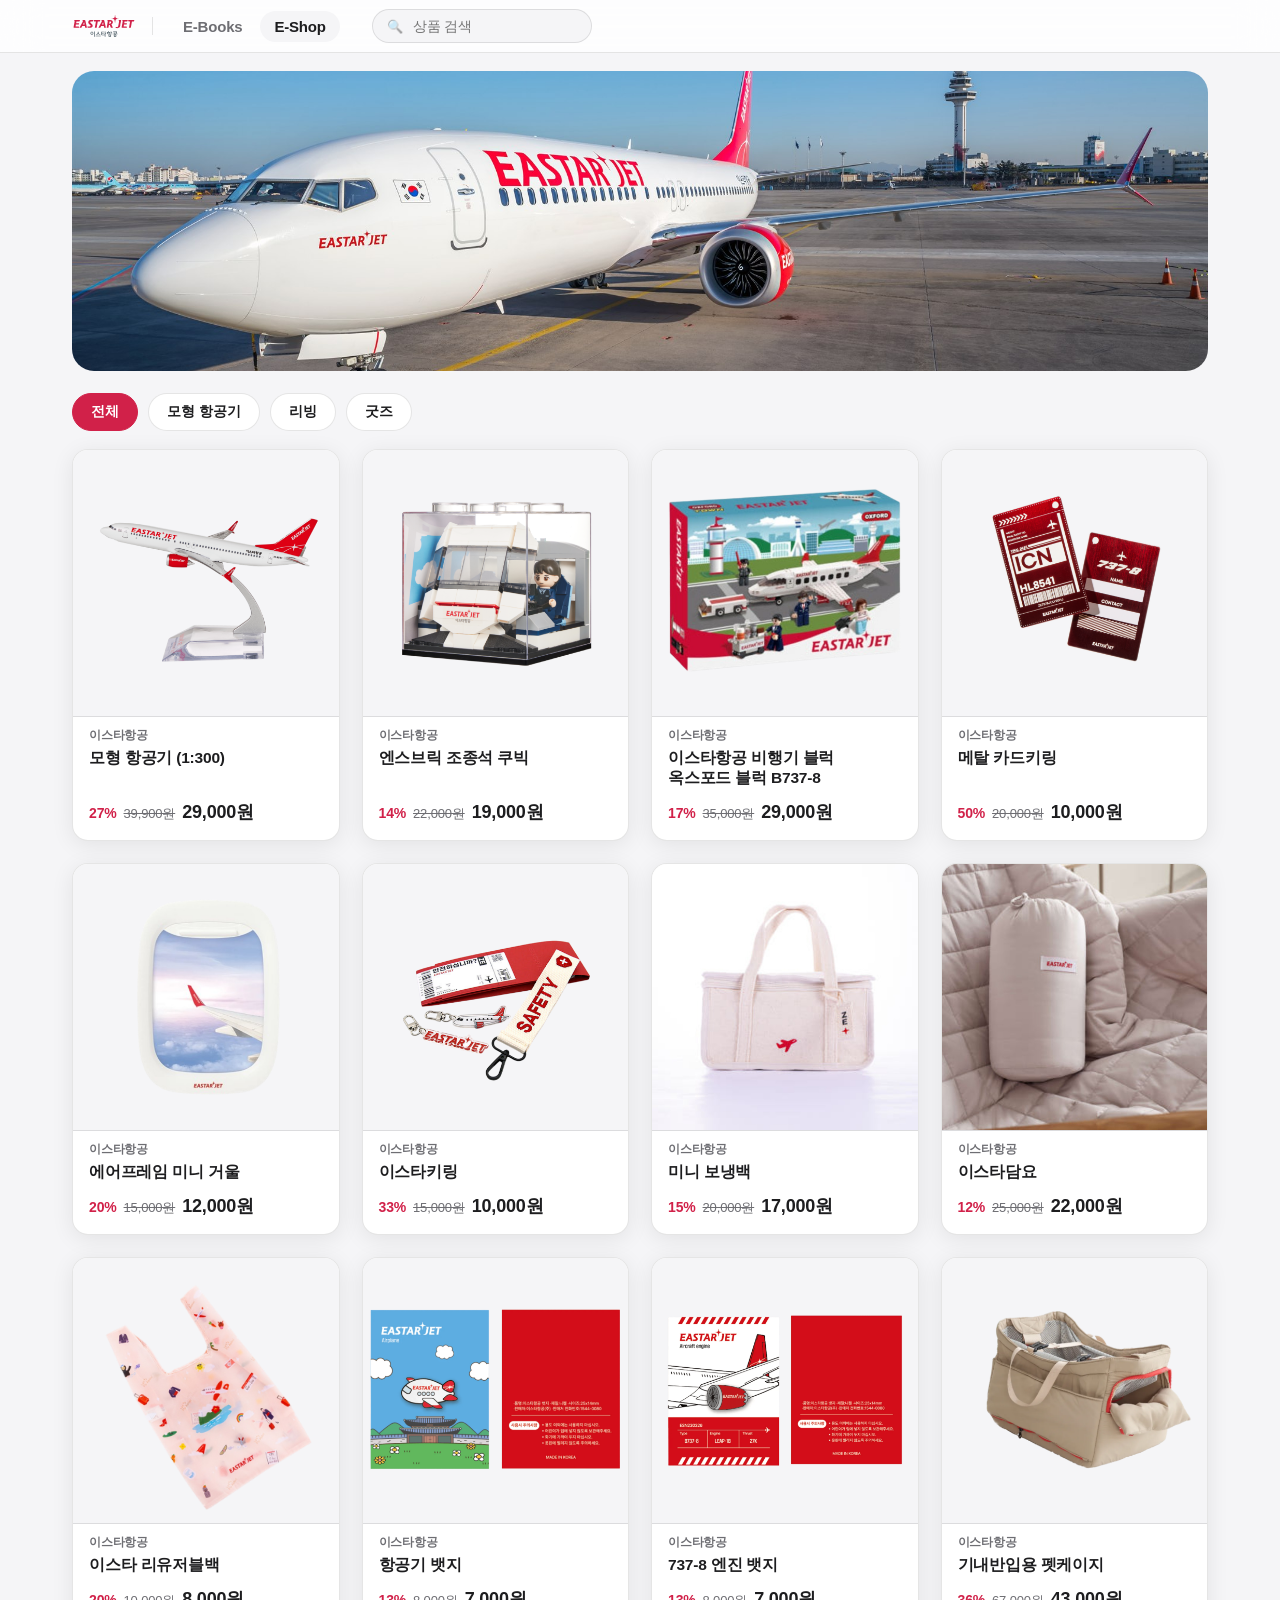
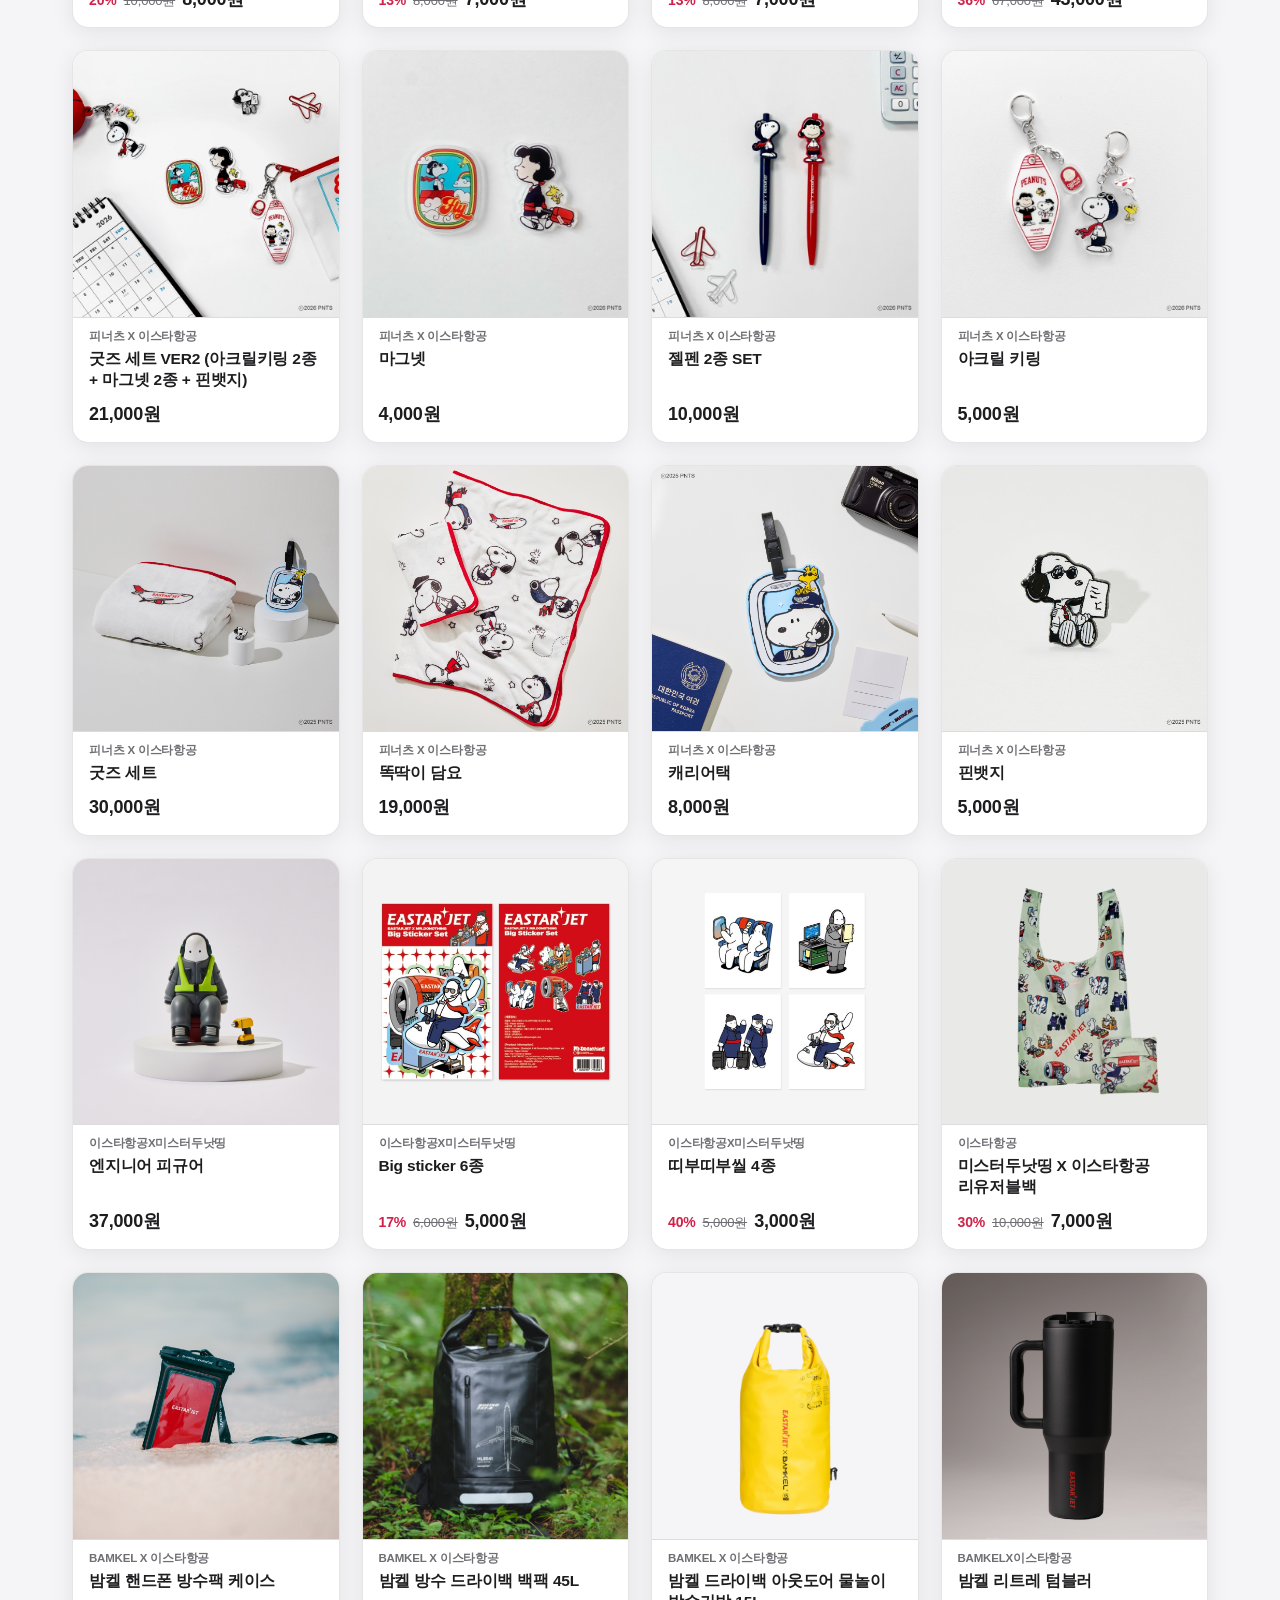
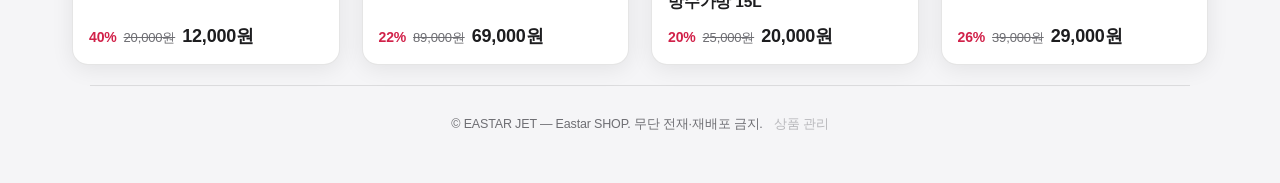
<file: shop.html>
﻿<!DOCTYPE html>
<html lang="ko">
<head>
  <meta charset="UTF-8" />
  <meta name="viewport" content="width=device-width, initial-scale=1.0" />
  <title>Eastar SHOP — 이스타항공 공식 상품몰</title>
  <meta name="description" content="이스타항공 공식 상품몰 Eastar SHOP — 모형 항공기·굿즈·리빙·의류" />
  <meta name="theme-color" content="#ffffff" media="(prefers-color-scheme: light)" />
  <meta name="theme-color" content="#0c0c10" media="(prefers-color-scheme: dark)" />
  <link rel="stylesheet" href="assets/style.css?v=20260706a" />
  <style>
    /* 하위 카테고리(콜라보 브랜드) 칩 — 상위 '굿즈' 선택 시 노출 */
    .shop-subcats { max-width: 1180px; margin: 2px auto 6px; padding: 0 22px; display: flex; gap: 8px; flex-wrap: wrap; align-items: center; }
    .shop-subcats .sub-label { font-size: 12.5px; color: var(--muted); margin-right: 2px; }
    .shop-subchip { padding: 5px 13px; border-radius: 980px; border: 1px solid var(--line); background: var(--bg); color: var(--muted); font-size: 13px; font-weight: 600; cursor: pointer; transition: background .15s, color .15s, border-color .15s; }
    .shop-subchip:hover { border-color: var(--red); color: var(--red); }
    .shop-subchip.active { background: var(--text); color: var(--bg); border-color: var(--text); }
    @media (max-width: 640px) { .shop-subcats { padding: 0 14px; } }
  </style>
</head>
<body class="shop-body">
  <!-- ===== E-Shop 진입 스플래시 (판매 상품 4분할, 2초 / E-Books 사진 스플래시와 구분) ===== -->
  <div class="splash shop-splash" id="shopSplash">
    <div class="shop-splash-grid" id="shopSplashGrid"></div>
    <div class="splash-scrim shop-splash-scrim"></div>
    <div class="splash-inner">
      <img class="splash-logo" src="assets/eastar_logo.svg" alt="이스타항공" />
      <div class="splash-title">EASTAR SHOP</div>
      <div class="splash-bar"><span id="shopSplashBar"></span></div>
    </div>
    <button class="splash-skip" id="shopSplashSkip">건너뛰기 ✕</button>
  </div>

  <!-- ===== 커머스 상단바 ===== -->
  <header class="shop-top">
    <div class="shop-top-inner">
      <a class="brand" href="index.html">
        <img class="brand-logo" src="assets/eastar_logo.svg" alt="이스타항공" />
      </a>
      <span class="brand-divider"></span>
      <nav class="topnav">
        <a class="topnav-link" href="index.html">E-Books</a>
        <a class="topnav-link active" id="shopBrand" href="shop.html" aria-current="page">Eastar SHOP</a>
      </nav>
      <div class="spacer"></div>
      <div class="shop-search">
        <span class="shop-search-ico" aria-hidden="true">🔍</span>
        <input type="search" id="searchInput" placeholder="상품 검색" aria-label="상품 검색" />
      </div>
    </div>
  </header>

  <!-- ===== 공지 배너 ===== -->
  <div class="notice-banner" id="noticeBanner" style="display:none">
    <span class="notice-ico">📢</span>
    <span id="noticeText"></span>
    <a id="noticeLink" target="_blank" rel="noopener" style="display:none">자세히 ›</a>
    <button id="noticeClose" aria-label="공지 닫기">✕</button>
  </div>

  <!-- ===== 히어로 배너 ===== -->
  <section class="shop-hero" id="shopHero">
    <div class="shop-hero-bg" id="shopHeroBg"></div>
    <div class="shop-hero-scrim"></div>
    <div class="shop-hero-text">
      <span class="shop-hero-kicker" id="heroKicker">EASTAR SHOP</span>
      <h1 id="heroHeadline">이스타항공 공식 굿즈</h1>
      <p id="heroSub">하늘 위의 설렘을 일상에서도.</p>
      <a id="heroLink" class="shop-hero-btn" style="display:none" target="_blank" rel="noopener">바로가기 ›</a>
    </div>
  </section>

  <!-- ===== 카테고리 칩 ===== -->
  <nav class="shop-cats" id="shopCats" aria-label="카테고리"></nav>
  <!-- ===== 하위 카테고리 칩 (콜라보 브랜드 등) ===== -->
  <nav class="shop-subcats" id="shopSubCats" aria-label="하위 카테고리" style="display:none"></nav>

  <!-- ===== 상품 그리드 ===== -->
  <main class="shop-grid" id="shopGrid"></main>

  <div class="shop-empty" id="shopEmpty" style="display:none">
    <h2>🛍 준비 중입니다</h2>
    <p>판매 상품이 곧 등록될 예정입니다.</p>
  </div>

  <footer class="site">© EASTAR JET — Eastar SHOP. 무단 전재·재배포 금지. <a href="shop-admin.html" class="admin-link">상품 관리</a></footer>

  <!-- ===== 상품 상세 모달 ===== -->
  <div class="pd-overlay" id="pdOverlay" style="display:none" role="dialog" aria-modal="true" aria-labelledby="pdName">
    <div class="pd-modal">
      <button class="pd-close" id="pdClose" aria-label="닫기">✕</button>
      <div class="pd-img" id="pdImg"></div>
      <div class="pd-info">
        <span class="pd-cat" id="pdCat"></span>
        <span class="pd-brand" id="pdBrand"></span>
        <h2 class="pd-name" id="pdName"></h2>
        <div class="pd-price" id="pdPrice"></div>
        <p class="pd-detail" id="pdDetail"></p>
        <div class="pd-actions" id="pdActions"></div>
      </div>
    </div>
  </div>

  <script src="products.js"></script>
  <script>
    const $ = id => document.getElementById(id);
    const today = new Date(Date.now() + 9 * 3600 * 1000).toISOString().slice(0, 10);   // 한국시간(KST) 기준
    const shop = window.SHOP || {};
    const shopCats = window.SHOP_CATEGORIES || [];
    const products = (window.PRODUCTS || []).filter(p => p.published !== false);
    const won = n => (Number(n) || 0).toLocaleString('ko-KR') + '원';
    const esc = s => String(s == null ? '' : s).replace(/[&<>"]/g, m => ({ '&': '&amp;', '<': '&lt;', '>': '&gt;', '"': '&quot;' }[m]));
    const catName = id => { const c = shopCats.find(c => c.id === id); return c ? c.name : ''; };
    // 상품명 앞의 [브랜드] 대괄호를 분리 → { brand, title }
    const splitName = name => {
      const m = String(name || '').match(/^\s*\[([^\]]+)\]\s*(.*)$/);
      return m && m[2].trim() ? { brand: m[1].trim(), title: m[2].trim() } : { brand: '', title: String(name || '').trim() };
    };
    const catParent = id => { const c = shopCats.find(c => c.id === id); return c ? c.parent : undefined; };
    const childrenOf = pid => shopCats.filter(c => c.parent === pid);
    // 상품이 속한 최상위 카테고리(하위면 부모로 승격)
    const topOf = p => catParent(p.category) || p.category;
    // 상품이 특정 상위 카테고리(직속 또는 하위 포함)에 속하는지
    const inTop = (p, t) => p.category === t || catParent(p.category) === t;

    let activeCat = 'all';   // 상위(또는 'all')
    let activeSub = 'all';   // 하위(콜라보 브랜드)
    let query = '';

    /* ---------- E-Shop 진입 스플래시 (상품 4분할, 2초) ---------- */
    (function shopSplashInit() {
      const splash = $('shopSplash');
      if (!splash) return;
      const imgs = products.filter(p => p.image).map(p => p.image);
      if (!imgs.length) { splash.remove(); return; }   // 이미지 있는 상품이 없으면 스플래시 생략
      // 무작위로 섞어 4칸 채우기(상품이 4개 미만이면 순환 배치)
      const shuffled = imgs.slice();
      for (let i = shuffled.length - 1; i > 0; i--) { const j = Math.floor(Math.random() * (i + 1)); [shuffled[i], shuffled[j]] = [shuffled[j], shuffled[i]]; }
      const pick = [];
      for (let i = 0; i < 4; i++) pick.push(shuffled[i % shuffled.length]);
      $('shopSplashGrid').innerHTML = pick.map(src => `<div class="shop-splash-cell"><img src="${esc(src)}" alt="" /></div>`).join('');

      const DURATION = 2000;
      $('shopSplashBar').style.transitionDuration = DURATION + 'ms';
      requestAnimationFrame(() => $('shopSplashBar').style.width = '100%');

      let done = false;
      function finish() {
        if (done) return; done = true;
        splash.classList.add('hide');
        setTimeout(() => splash.remove(), 650);
      }
      const timer = setTimeout(finish, DURATION);
      $('shopSplashSkip').onclick = () => { clearTimeout(timer); finish(); };
    })();

    /* ---------- 상단 문구 / 히어로 ---------- */
    if (shop.title) {
      document.title = shop.title + ' — 이스타항공 공식 상품몰';
      $('shopBrand').textContent = shop.title;   // 좌측 상단 탭 글자에 반영
    }
    const hero = shop.hero || {};
    // 문구: 값이 있으면 표시, 키가 있는데 빈 값이면 숨김(관리자에서 지우면 사라짐)
    const setHeroText = (el, val, hasKey) => {
      if (hasKey) { if (val) { el.textContent = val; el.style.display = ''; } else { el.style.display = 'none'; } }
      else if (val) { el.textContent = val; }
    };
    setHeroText($('heroKicker'), hero.kicker, 'kicker' in hero);
    setHeroText($('heroHeadline'), hero.headline, 'headline' in hero);
    setHeroText($('heroSub'), hero.sub, 'sub' in hero);
    if (hero.link) { $('heroLink').href = hero.link; $('heroLink').style.display = 'inline-flex'; }
    // 문구가 하나도 없으면 어두운 그라데이션(스크림)도 숨겨 사진이 잘 보이게
    const hasHeroText = !!(hero.kicker || hero.headline || hero.sub || hero.link);
    if (!hasHeroText) document.querySelector('.shop-hero-scrim').style.display = 'none';
    // 배경 이미지: 여러 장이면 4초마다 크로스페이드로 전환
    const heroImgs = (Array.isArray(hero.images) && hero.images.length ? hero.images : (hero.image ? [hero.image] : [])).filter(Boolean);
    if (!heroImgs.length) { $('shopHero').classList.add('no-img'); }
    else {
      let front = $('shopHeroBg');
      front.style.backgroundImage = `url("${heroImgs[0]}")`;
      if (heroImgs.length > 1) {
        heroImgs.forEach(src => { const im = new Image(); im.src = src; });   // 미리 로드(전환 깜빡임 방지)
        let back = document.createElement('div');
        back.className = 'shop-hero-bg';
        back.style.opacity = '0';
        front.parentNode.insertBefore(back, front.nextSibling);   // 스크림보다 아래에 위치
        let idx = 0;
        setInterval(() => {
          idx = (idx + 1) % heroImgs.length;
          back.style.backgroundImage = `url("${heroImgs[idx]}")`;
          back.style.opacity = '1';
          front.style.opacity = '0';
          const t = front; front = back; back = t;
        }, 4000);
      }
    }

    /* ---------- 공지 배너 ---------- */
    (function noticeInit() {
      const n = shop.notice || {};
      if (!n.enabled || !n.text) return;
      if (n.until && n.until < today) return;
      const dismissKey = 'eb_shop_notice_' + n.text.slice(0, 40);
      try { if (localStorage.getItem(dismissKey)) return; } catch (e) {}
      $('noticeText').textContent = n.text;
      if (n.link) { $('noticeLink').href = n.link; $('noticeLink').style.display = 'inline'; }
      $('noticeBanner').style.display = 'flex';
      $('noticeClose').onclick = () => {
        $('noticeBanner').style.display = 'none';
        try { localStorage.setItem(dismissKey, '1'); } catch (e) {}
      };
    })();

    /* ---------- 카테고리 칩 (상위: 상품이 있는 카테고리만) ---------- */
    function renderCats() {
      const usedTop = new Set(products.map(topOf).filter(Boolean));
      const tops = shopCats.filter(c => !c.parent && usedTop.has(c.id));
      const chips = [{ id: 'all', name: '전체' }].concat(tops);
      if (chips.length <= 1) { $('shopCats').style.display = 'none'; }
      else {
        $('shopCats').style.display = 'flex';
        $('shopCats').innerHTML = chips.map(c =>
          `<button class="shop-chip${c.id === activeCat ? ' active' : ''}" data-cat="${esc(c.id)}">${esc(c.name)}</button>`).join('');
      }
      renderSubCats();
    }
    /* 하위 칩: 선택된 상위 카테고리에 '상품이 있는' 하위만 노출 */
    function renderSubCats() {
      const nav = $('shopSubCats');
      const kids = activeCat !== 'all'
        ? childrenOf(activeCat).filter(c => products.some(p => p.category === c.id)) : [];
      if (!kids.length) { nav.style.display = 'none'; nav.innerHTML = ''; return; }
      const chips = [{ id: 'all', name: '전체' }].concat(kids);
      nav.style.display = 'flex';
      nav.innerHTML = '<span class="sub-label">브랜드</span>' + chips.map(c =>
        `<button class="shop-subchip${c.id === activeSub ? ' active' : ''}" data-sub="${esc(c.id)}">${esc(c.name)}</button>`).join('');
    }
    $('shopCats').addEventListener('click', e => {
      const b = e.target.closest('.shop-chip'); if (!b) return;
      activeCat = b.dataset.cat; activeSub = 'all';
      renderCats(); renderGrid();
    });
    $('shopSubCats').addEventListener('click', e => {
      const b = e.target.closest('.shop-subchip'); if (!b) return;
      activeSub = b.dataset.sub; renderSubCats(); renderGrid();
    });

    /* ---------- 상품 카드 ---------- */
    function filtered() {
      return products.filter(p => {
        if (activeCat !== 'all') {
          if (!inTop(p, activeCat)) return false;
          if (activeSub !== 'all' && p.category !== activeSub) return false;
        }
        if (query) {
          const hay = (p.name + ' ' + (p.desc || '') + ' ' + catName(p.category)).toLowerCase();
          if (!hay.includes(query)) return false;
        }
        return true;
      });
    }
    function priceHtml(p) {
      const hasSale = p.salePrice != null && p.salePrice !== '' && Number(p.salePrice) < Number(p.price);
      if (hasSale) {
        const off = Math.round((1 - Number(p.salePrice) / Number(p.price)) * 100);
        return `<span class="p-off">${off}%</span><span class="p-orig">${won(p.price)}</span><span class="p-now">${won(p.salePrice)}</span>`;
      }
      return `<span class="p-now">${won(p.price)}</span>`;
    }
    function renderGrid() {
      const grid = $('shopGrid'), empty = $('shopEmpty');
      const list = filtered();
      if (!products.length) { grid.style.display = 'none'; empty.style.display = 'block'; empty.querySelector('h2').textContent = '🛍 준비 중입니다'; empty.querySelector('p').textContent = '판매 상품이 곧 등록될 예정입니다.'; return; }
      if (!list.length) { grid.style.display = 'none'; empty.style.display = 'block'; empty.querySelector('h2').textContent = '🔍 결과가 없습니다'; empty.querySelector('p').textContent = '다른 카테고리나 검색어를 사용해 보세요.'; return; }
      empty.style.display = 'none'; grid.style.display = 'grid';
      grid.innerHTML = list.map(p => {
        const badges =
          (p.soldOut ? '<span class="p-badge p-sold">품절</span>' : '') +
          (!p.soldOut && p.badge ? `<span class="p-badge">${esc(p.badge)}</span>` : '');
        return `
          <article class="product-card${p.soldOut ? ' is-sold' : ''}" data-id="${esc(p.id)}" tabindex="0" role="button" aria-label="${esc(p.name)} 상세 보기">
            <div class="p-img">
              ${badges}
              ${p.image ? `<img src="${esc(p.image)}" alt="${esc(p.name)}" loading="lazy" />` : '<div class="p-noimg">이미지 준비 중</div>'}
            </div>
            <div class="p-info">
              ${(() => { const n = splitName(p.name); return (n.brand ? `<span class="p-brand">${esc(n.brand)}</span>` : '') + `<h3 class="p-name">${esc(n.title)}</h3>`; })()}
              <div class="p-price">${priceHtml(p)}</div>
            </div>
          </article>`;
      }).join('');
    }

    /* ---------- 상품 상세 모달 ---------- */
    function openDetail(id) {
      const p = products.find(x => x.id === id); if (!p) return;
      $('pdImg').innerHTML = p.image ? `<img src="${esc(p.image)}" alt="${esc(p.name)}" />` : '<div class="p-noimg">이미지 준비 중</div>';
      $('pdImg').className = 'pd-img' + (p.soldOut ? ' is-sold' : '');
      $('pdCat').style.display = 'none';
      const pn = splitName(p.name);
      $('pdBrand').textContent = pn.brand;
      $('pdBrand').style.display = pn.brand ? 'block' : 'none';
      $('pdName').textContent = pn.title;
      $('pdPrice').innerHTML = priceHtml(p);
      $('pdDetail').textContent = p.detail || p.desc || '';
      $('pdActions').innerHTML = p.soldOut
        ? `<span class="p-buy disabled">품절</span>`
        : (p.buyUrl
            ? `<a class="p-buy" href="${esc(p.buyUrl)}" target="_blank" rel="noopener">구매하기 ›</a>`
            : `<span class="p-buy disabled">구매 준비 중</span>`);
      $('pdOverlay').style.display = 'flex';
      document.body.style.overflow = 'hidden';
      $('pdClose').focus();
    }
    function closeDetail() { $('pdOverlay').style.display = 'none'; document.body.style.overflow = ''; }
    $('pdClose').onclick = closeDetail;
    $('pdOverlay').addEventListener('click', e => { if (e.target === $('pdOverlay')) closeDetail(); });
    document.addEventListener('keydown', e => { if (e.key === 'Escape' && $('pdOverlay').style.display === 'flex') closeDetail(); });

    $('shopGrid').addEventListener('click', e => {
      const card = e.target.closest('.product-card'); if (card) openDetail(card.dataset.id);
    });
    $('shopGrid').addEventListener('keydown', e => {
      if ((e.key === 'Enter' || e.key === ' ') && e.target.classList.contains('product-card')) { e.preventDefault(); openDetail(e.target.dataset.id); }
    });

    /* ---------- 검색 ---------- */
    let sT; $('searchInput').addEventListener('input', e => {
      clearTimeout(sT); sT = setTimeout(() => { query = e.target.value.trim().toLowerCase(); renderGrid(); }, 120);
    });

    renderCats();
    renderGrid();
  </script>
</body>
</html>
</file>
<file: assets/style.css>
/* ============================================================
   EASTAR e-Book — Apple 스타일 라이트 테마 (공통)
   ============================================================ */
:root {
  --red: #d12149;          /* 로고 레드 */
  --red-dark: #b01a3c;
  --bg: #ffffff;
  --bg-soft: #f5f5f7;      /* Apple 섹션 그레이 */
  --bg-soft2: #fafafc;
  --text: #1d1d1f;         /* Apple 본문 블랙 */
  --muted: #6e6e73;        /* Apple 보조 그레이 */
  --line: rgba(0, 0, 0, .10);
  --card: #ffffff;
  --shadow: 0 4px 22px rgba(0, 0, 0, .08);
  --shadow-lg: 0 16px 44px rgba(0, 0, 0, .14);
  --radius: 18px;
  --radius-lg: 28px;
  --nav-h: 52px;
  --font: -apple-system, BlinkMacSystemFont, "SF Pro Display", "SF Pro Text",
          "Pretendard", "Apple SD Gothic Neo", "맑은 고딕", "Malgun Gothic", sans-serif;
}

* { box-sizing: border-box; -webkit-tap-highlight-color: transparent; }
html, body { margin: 0; padding: 0; }
body {
  background: var(--bg);
  color: var(--text);
  font-family: var(--font);
  min-height: 100vh;
  -webkit-font-smoothing: antialiased;
  -moz-osx-font-smoothing: grayscale;
  letter-spacing: -.01em;
}
a { color: inherit; text-decoration: none; }
img { display: block; }

/* ---------- 상단 내비게이션 (Apple 프로스티드 바) ---------- */
.topbar {
  position: sticky; top: 0; z-index: 50;
  display: flex; align-items: center; gap: 16px;
  height: var(--nav-h); padding: 0 22px;
  background: rgba(255, 255, 255, .72);
  backdrop-filter: saturate(180%) blur(20px);
  -webkit-backdrop-filter: saturate(180%) blur(20px);
  border-bottom: 1px solid var(--line);
}
.brand { display: flex; align-items: center; gap: 12px; color: var(--text); }
.brand-logo { height: 24px; width: auto; display: block; }
.brand-divider { width: 1px; height: 18px; background: var(--line); }
.brand-title { font-size: 15px; font-weight: 600; letter-spacing: -.2px; color: var(--text); }
.brand .sub { color: var(--muted); font-weight: 500; font-size: 13px; }
.topbar .spacer { flex: 1; }
.bar-logo { height: 22px; width: auto; }

/* 상단 네비게이션 (E-Books / Eastar SHOP 탭) */
.topnav { display: flex; align-items: center; gap: 4px; }
.topnav-link {
  display: inline-flex; align-items: center;
  padding: 7px 14px; border-radius: 980px;
  font-size: 15px; font-weight: 600; letter-spacing: -.2px;
  color: var(--muted); transition: background .15s, color .15s;
}
.topnav-link:hover { background: var(--bg-soft); color: var(--text); }
.topnav-link.active { color: var(--text); background: var(--bg-soft); }

/* 버튼 공통 (Apple pill) */
.btn {
  display: inline-flex; align-items: center; gap: 7px;
  background: var(--bg-soft); color: var(--text);
  border: 1px solid transparent; border-radius: 980px;
  padding: 9px 16px; font-size: 14px; font-weight: 500; cursor: pointer;
  transition: background .2s, transform .1s, box-shadow .2s;
  font-family: var(--font); letter-spacing: -.01em;
}
.btn:hover { background: #ececef; }
.btn:active { transform: scale(.97); }
.btn:disabled { opacity: .35; cursor: default; }
.btn.primary { background: var(--red); border-color: transparent; color: #fff; }
.btn.primary:hover { background: var(--red-dark); }
.icon-btn {
  width: 40px; height: 40px; padding: 0; justify-content: center; font-size: 17px;
  background: var(--bg-soft); border-radius: 50%;
}
.icon-btn:hover { background: #ececef; }

/* ============================================================
   로딩 스플래시 (진입 시 3초)
   ============================================================ */
.splash {
  position: fixed; inset: 0; z-index: 1000;
  display: flex; align-items: center; justify-content: center;
  background: #05070c; overflow: hidden;
  transition: opacity .6s ease, visibility .6s ease;
}
.splash.hide { opacity: 0; visibility: hidden; }
.splash-bg { position: absolute; inset: 0; }
.splash-img {
  position: absolute; inset: 0; background-size: cover; background-position: center;
  opacity: 0; transform: scale(1.08); transition: opacity .8s ease, transform 4s ease;
}
.splash-img.on { opacity: 1; transform: scale(1); }
.splash-scrim {
  position: absolute; inset: 0;
  background:
    linear-gradient(180deg, rgba(5, 7, 12, .5), rgba(5, 7, 12, .85)),
    radial-gradient(70% 70% at 50% 42%, rgba(5, 7, 12, .12), rgba(5, 7, 12, .55));
}
.splash-inner { position: relative; z-index: 2; text-align: center; animation: splashUp .8s ease both; }
@keyframes splashUp { from { opacity: 0; transform: translateY(14px); } to { opacity: 1; transform: none; } }
.splash-logo {
  height: 34px; width: auto; display: block; margin: 0 auto;
  background: #fff; padding: 16px 22px; border-radius: 16px;
  box-shadow: 0 12px 40px rgba(0, 0, 0, .4);
}
.splash-title {
  margin-top: 20px; color: rgba(255, 255, 255, .92);
  font-size: 18px; font-weight: 600; letter-spacing: 2px;
  text-shadow: 0 2px 12px rgba(0, 0, 0, .5);
}
.splash-title .t-mobile { display: none; }   /* 모바일에서만 표시(EASTARJET) */
.splash-bar { margin: 26px auto 0; width: 180px; height: 3px; border-radius: 3px; background: rgba(255, 255, 255, .22); overflow: hidden; }
.splash-bar span { display: block; height: 100%; width: 0; background: #fff; transition: width linear; }
.splash-skip {
  position: absolute; z-index: 3; right: 18px; bottom: 18px;
  background: rgba(255, 255, 255, .14); color: rgba(255, 255, 255, .9);
  border: 1px solid rgba(255, 255, 255, .28); border-radius: 980px;
  padding: 8px 16px; font-size: 13px; font-weight: 500; cursor: pointer;
  font-family: var(--font); backdrop-filter: blur(4px); transition: .15s;
}
.splash-skip:hover { background: rgba(255, 255, 255, .26); color: #fff; }

/* E-Shop 진입 스플래시 — 판매 상품 2x2 4분할 (E-Books 단일 사진 스플래시와 구분) */
.shop-splash-grid {
  position: absolute; inset: 0; display: grid;
  grid-template-columns: 1fr 1fr; grid-template-rows: 1fr 1fr;
  gap: 4px; background: #05070c;
}
.shop-splash-cell {
  position: relative; overflow: hidden; background: #14141c;
  opacity: 0; transform: scale(1.06);
  animation: shopSplashIn .7s cubic-bezier(.16, 1, .3, 1) forwards;
}
.shop-splash-cell:nth-child(1) { animation-delay: 0s; }
.shop-splash-cell:nth-child(2) { animation-delay: .09s; }
.shop-splash-cell:nth-child(3) { animation-delay: .18s; }
.shop-splash-cell:nth-child(4) { animation-delay: .27s; }
/* 사진이 잘리지 않도록 전체를 담아서 표시(여백은 어두운 갤러리 톤) */
.shop-splash-cell img { width: 100%; height: 100%; object-fit: contain; display: block; padding: 14px; box-sizing: border-box; }
@keyframes shopSplashIn { to { opacity: 1; transform: scale(1); } }
/* 상품이 잘 보이도록 E-Books보다 옅은 스크림 */
.shop-splash-scrim {
  background: linear-gradient(180deg, rgba(5, 7, 12, .26), rgba(5, 7, 12, .52));
}
.shop-splash .splash-title { letter-spacing: 3px; }
/* 모바일: 세로 3분할 — 사진은 화면을 가득 채우고(이전 사이즈), 하단 띠 중앙에 EASTAR SHOP/게이지바
   라벨은 사진 가로폭 정도로 축소 */
@media (max-width: 640px) {
  .shop-splash-grid { grid-template-columns: 1fr; grid-template-rows: 1fr 1fr 1fr; bottom: 92px; }
  .shop-splash-cell:nth-child(n+4) { display: none; }
  .splash.shop-splash { align-items: flex-end; padding-bottom: 36px; }
  .shop-splash .splash-title { font-size: 13px; letter-spacing: 1.5px; }
  .shop-splash .splash-bar { width: 52px; }
}

/* ============================================================
   메인 — 히어로 + 카테고리 (Apple bento)
   ============================================================ */
.hero { max-width: 980px; margin: 0 auto; padding: 76px 22px 26px; text-align: center; }
.hero h1 { font-size: 48px; line-height: 1.07; font-weight: 700; letter-spacing: -.022em; margin: 0 0 14px; }
.hero p { font-size: 21px; line-height: 1.4; color: var(--muted); margin: 0; font-weight: 400; }

.cat-grid {
  max-width: 1100px; margin: 40px auto 90px; padding: 0 22px;
  display: grid; grid-template-columns: repeat(3, 1fr); gap: 24px;
}
.cat-card {
  position: relative; display: flex; flex-direction: column;
  border-radius: var(--radius-lg); overflow: hidden;
  background: var(--bg-soft);
  color: var(--text); box-shadow: var(--shadow);
  transition: transform .4s cubic-bezier(.2, .7, .2, 1), box-shadow .4s;
}
.cat-card:hover { transform: translateY(-5px); box-shadow: var(--shadow-lg); }
.cat-card .cat-body { position: relative; z-index: 2; text-align: center; padding: 30px 22px 22px; }
.cat-card h3 { margin: 0 0 8px; font-size: 23px; font-weight: 700; letter-spacing: -.012em; line-height: 1.2; }
.cat-card .cat-body p {
  margin: 0 0 14px; color: var(--muted); font-size: 15px; line-height: 1.45;
  white-space: nowrap; overflow: hidden; text-overflow: ellipsis;
}
.cat-card .cat-go { color: var(--red); font-size: 15px; font-weight: 500; }
.cat-card .cat-cover {
  position: relative; width: 100%; margin-top: auto;
  aspect-ratio: 1 / 1.3; overflow: hidden; background: #fff;
}
/* 표지는 잘리지 않게 전체를 표시(contain). 남는 여백은 흰 배경으로 채워 액자처럼 보이게. */
.cat-card .cat-cover img { width: 100%; height: 100%; object-fit: contain; object-position: center bottom; transition: transform .5s ease; }
.cat-card:hover .cat-cover img { transform: scale(1.05); }
/* 사진형 표지(ESG 등): 표지 칸 크기는 다른 카테고리와 동일하게 두고, 가로 사진을
   잘리지 않게 위쪽에 붙여 전체 표시 → 아래에 생기는 여백에 주제 제목을 넣는다. */
.cat-card--photo .cat-cover img { object-fit: contain; object-position: center; }
.cat-card .cat-cover-cap {
  position: absolute; left: 0; right: 0; bottom: 0; z-index: 2;
  display: flex; flex-direction: column; align-items: center; gap: 5px;
  padding: 36px 16px 16px; text-align: center; pointer-events: none;
  background: linear-gradient(to top, rgba(255, 255, 255, .98) 58%, rgba(255, 255, 255, 0));
}
.cat-card .cap-topic { color: #1c1c21; font-size: 18px; font-weight: 700; line-height: 1.3; letter-spacing: -.012em; white-space: nowrap; max-width: 100%; }
.cat-card .cap-group { color: var(--red); font-size: 13px; font-weight: 700; letter-spacing: .005em; }
.cat-count {
  position: absolute; top: 16px; right: 16px; z-index: 3;
  background: rgba(255, 255, 255, .92); color: var(--text);
  font-size: 12px; font-weight: 600; padding: 5px 12px; border-radius: 980px;
  box-shadow: 0 2px 8px rgba(0, 0, 0, .08);
}
/* 태블릿 폭: 카테고리 카드 2열 */
@media (max-width: 900px) {
  .cat-grid { grid-template-columns: repeat(2, 1fr); max-width: 760px; }
}

/* ----- 카테고리 상세 (간행물 목록) ----- */
.cat-detail { max-width: 1100px; margin: 24px auto 90px; padding: 0 22px; }
.back-btn {
  background: var(--bg-soft); color: var(--text);
  border: 1px solid transparent; border-radius: 980px;
  padding: 9px 18px; font-size: 14px; font-weight: 500; cursor: pointer;
  font-family: var(--font); transition: background .2s;
}
.back-btn:hover { background: #ececef; }
.cat-detail-head { margin: 26px 0 30px; text-align: center; }
.cat-detail-head h2 { margin: 0 0 8px; font-size: 36px; font-weight: 700; letter-spacing: -.018em; }
.cat-detail-head p { margin: 0; color: var(--muted); font-size: 17px; }
.cat-detail .shelf { max-width: none; margin: 0; padding: 0; }

/* 간행물 카드 그리드 */
.shelf {
  max-width: 1100px; margin: 28px auto 80px; padding: 0 22px;
  display: grid; grid-template-columns: repeat(3, 1fr);
  gap: 40px 30px;
}
.book-card { cursor: pointer; transition: transform .25s ease; min-width: 0; text-align: center; }
.book-card:hover { transform: translateY(-6px); }
.book-card .cover-wrap {
  position: relative; aspect-ratio: 1 / 1.414; border-radius: 14px; overflow: hidden;
  box-shadow: var(--shadow); background: #fff; border: 1px solid var(--line);
  transition: box-shadow .25s ease;
}
.book-card:hover .cover-wrap { box-shadow: var(--shadow-lg); }
.book-card .cover-wrap img { width: 100%; height: 100%; object-fit: contain; }
.book-card .badge {
  position: absolute; top: 10px; left: 10px;
  background: rgba(255, 255, 255, .9); color: var(--text); font-size: 11px; font-weight: 600;
  padding: 4px 10px; border-radius: 980px; backdrop-filter: blur(4px);
}
.book-card .badge-type { left: auto; right: 10px; background: var(--red); color: #fff; letter-spacing: .3px; }
.book-card .badge-new { background: #ffb300; color: #2b1d00; letter-spacing: .5px; }

/* ---------- 공지 배너 (메인 상단 — books.js NOTICE) ---------- */
.notice-banner {
  display: flex; align-items: center; gap: 10px;
  max-width: 980px; margin: 70px auto -52px; padding: 11px 16px;
  background: #fff8e8; border: 1px solid #f0dcae; border-radius: 12px;
  font-size: 14px; line-height: 1.5; color: #5b4a17; position: relative; z-index: 5;
}
.notice-banner .notice-ico { flex: none; }
.notice-banner span { min-width: 0; }
.notice-banner a { color: var(--red); font-weight: 600; white-space: nowrap; }
.notice-banner button {
  flex: none; margin-left: auto; border: none; background: none; cursor: pointer;
  color: #9a8a55; font-size: 14px; padding: 4px 6px; border-radius: 8px;
}
.notice-banner button:hover { background: rgba(0, 0, 0, .05); }
@media (max-width: 640px) { .notice-banner { margin: 62px 14px -36px; font-size: 13px; } }
.book-card h3 { margin: 18px 4px 5px; font-size: 18px; font-weight: 600; line-height: 1.35; letter-spacing: -.01em; white-space: nowrap; overflow: hidden; }
.book-card .meta { margin: 0 4px; color: var(--muted); font-size: 14px; }
/* 모바일 웹툰형 목록에서만 쓰는 우측 화살표 — PC(3열 그리드)에선 숨김 */
.book-card .book-chevron { display: none; }

.empty-state { max-width: 560px; margin: 80px auto; text-align: center; color: var(--muted); line-height: 1.8; font-size: 16px; }
.empty-state h2 { color: var(--text); font-weight: 700; letter-spacing: -.01em; }
.empty-state code { color: var(--text); background: var(--bg-soft); padding: 2px 7px; border-radius: 6px; }

/* ============================================================
   Eastar SHOP — 쇼핑몰형 스토어프론트 (shop.html)
   ============================================================ */
.shop-body { background: var(--bg-soft); }

/* 커머스 상단바 */
.shop-top {
  position: sticky; top: 0; z-index: 50;
  background: rgba(255, 255, 255, .82);
  backdrop-filter: saturate(180%) blur(20px); -webkit-backdrop-filter: saturate(180%) blur(20px);
  border-bottom: 1px solid var(--line);
}
.shop-top-inner {
  max-width: 1180px; margin: 0 auto; height: var(--nav-h);
  display: flex; align-items: center; gap: 16px; padding: 0 22px;
}
.shop-search {
  display: flex; align-items: center; gap: 8px;
  background: var(--bg-soft); border: 1px solid var(--line); border-radius: 980px;
  padding: 7px 14px; width: 220px; transition: width .2s, box-shadow .15s;
}
.shop-search:focus-within { box-shadow: 0 0 0 3px rgba(209, 33, 73, .12); border-color: var(--red); }
.shop-search-ico { font-size: 13px; opacity: .6; }
.shop-search input { border: none; background: none; outline: none; font: inherit; font-size: 14px; width: 100%; color: var(--text); }

/* 히어로 배너 */
.shop-hero {
  position: relative; max-width: 1180px; margin: 18px auto 0; padding: 0 22px;
}
.shop-hero-bg, .shop-hero-scrim, .shop-hero-text { border-radius: 22px; }
.shop-hero { height: 300px; }
.shop-hero-bg {
  position: absolute; inset: 0 22px; background-size: cover; background-position: center;
  background-color: #1a1a22; transition: opacity .9s ease;
}
.shop-hero-scrim { position: absolute; inset: 0 22px; background: linear-gradient(90deg, rgba(0, 0, 0, .55) 0%, rgba(0, 0, 0, .2) 55%, rgba(0, 0, 0, 0) 100%); }
.shop-hero.no-img .shop-hero-bg { background: linear-gradient(120deg, #d12149, #7a1330); }
.shop-hero.no-img .shop-hero-scrim { display: none; }
.shop-hero-text { position: relative; height: 100%; display: flex; flex-direction: column; justify-content: center; padding: 0 48px; color: #fff; }
.shop-hero-kicker { font-size: 13px; font-weight: 700; letter-spacing: 2px; opacity: .9; }
.shop-hero-text h1 { margin: 8px 0 6px; font-size: 34px; font-weight: 700; letter-spacing: -.02em; }
.shop-hero-text p { margin: 0; font-size: 16px; opacity: .92; max-width: 460px; }
.shop-hero-btn { display: inline-flex; align-items: center; align-self: flex-start; margin-top: 18px; padding: 11px 20px; border-radius: 980px; background: #fff; color: #111; font-weight: 600; font-size: 14px; }
.shop-hero-btn:hover { background: rgba(255, 255, 255, .9); }

/* 카테고리 칩 */
.shop-cats { max-width: 1180px; margin: 22px auto 4px; padding: 0 22px; display: flex; gap: 10px; flex-wrap: wrap; }
.shop-chip {
  border: 1px solid var(--line); background: var(--bg); color: var(--text);
  border-radius: 980px; padding: 9px 18px; font-size: 14px; font-weight: 600; cursor: pointer;
  transition: background .15s, color .15s, border-color .15s;
}
.shop-chip:hover { border-color: var(--red); color: var(--red); }
.shop-chip.active { background: var(--red); color: #fff; border-color: var(--red); }

/* 상품 그리드 */
.shop-grid {
  max-width: 1180px; margin: 18px auto 0; padding: 0 22px 20px;
  display: grid; grid-template-columns: repeat(4, 1fr); gap: 22px;
}
.product-card {
  display: flex; flex-direction: column; cursor: pointer;
  background: var(--bg); border: 1px solid var(--line); border-radius: 16px;
  overflow: hidden; box-shadow: var(--shadow);
  transition: transform .25s ease, box-shadow .25s ease;
}
.product-card:hover { transform: translateY(-4px); box-shadow: var(--shadow-lg); }
.product-card:focus-visible { outline: 2px solid var(--red); outline-offset: 2px; }
.product-card.is-sold { opacity: .78; }
.p-img { position: relative; aspect-ratio: 1 / 1; background: var(--bg-soft); border-bottom: 1px solid var(--line); }
.p-img img { width: 100%; height: 100%; object-fit: cover; display: block; }
.product-card.is-sold .p-img img, .pd-img.is-sold img { filter: grayscale(.65); }
.p-noimg { width: 100%; height: 100%; display: flex; align-items: center; justify-content: center; color: var(--muted); font-size: 13px; }
.p-badge {
  position: absolute; top: 10px; left: 10px; z-index: 2;
  background: var(--red); color: #fff; font-size: 11.5px; font-weight: 700;
  padding: 4px 9px; border-radius: 980px; box-shadow: 0 2px 8px rgba(0, 0, 0, .18);
}
.p-badge.p-sold { background: #555; }
.p-info { display: flex; flex-direction: column; gap: 5px; padding: 14px 16px 16px; flex: 1; }
.p-cat { font-size: 11.5px; font-weight: 600; color: var(--muted); }
.p-brand { font-size: 11.5px; font-weight: 600; color: var(--muted); letter-spacing: -.2px; margin-top: -3px; word-break: keep-all; overflow-wrap: anywhere; }
.p-name { margin: 0; font-size: 15.5px; font-weight: 600; line-height: 1.35; letter-spacing: -.2px; word-break: keep-all; overflow-wrap: anywhere; display: -webkit-box; -webkit-line-clamp: 2; -webkit-box-orient: vertical; overflow: hidden; }
.p-desc { margin: 0; color: var(--muted); font-size: 13px; line-height: 1.45; display: -webkit-box; -webkit-line-clamp: 2; -webkit-box-orient: vertical; overflow: hidden; }
.p-price { display: flex; align-items: baseline; gap: 7px; margin-top: auto; padding-top: 6px; flex-wrap: wrap; }
.p-off { color: var(--red); font-size: 14px; font-weight: 800; }
.p-orig { color: var(--muted); font-size: 13px; text-decoration: line-through; }
.p-now { font-size: 18px; font-weight: 700; letter-spacing: -.01em; }
.p-buy {
  display: inline-flex; align-items: center; justify-content: center; gap: 4px;
  padding: 12px 20px; border-radius: 980px;
  background: var(--red); color: #fff; font-size: 15px; font-weight: 600; cursor: pointer;
  transition: filter .15s;
}
.p-buy:hover { filter: brightness(1.08); }
.p-buy.disabled { background: var(--bg-soft); color: var(--muted); cursor: default; pointer-events: none; }
.shop-empty { max-width: 1180px; margin: 30px auto; padding: 60px 22px; text-align: center; color: var(--muted); }
.shop-empty h2 { margin: 0 0 8px; font-size: 22px; font-weight: 700; color: var(--text); }
.shop-empty p { margin: 0; font-size: 14.5px; }

/* 상품 상세 모달 */
.pd-overlay { position: fixed; inset: 0; z-index: 100; background: rgba(0, 0, 0, .5); display: flex; align-items: center; justify-content: center; padding: 20px; }
.pd-modal {
  position: relative; background: var(--bg); border-radius: 20px; overflow: hidden;
  width: 100%; max-width: 860px; max-height: 90vh; display: grid; grid-template-columns: 1fr 1fr;
  box-shadow: var(--shadow-lg);
}
.pd-close { position: absolute; top: 12px; right: 12px; z-index: 3; width: 36px; height: 36px; border-radius: 50%; border: none; background: rgba(255, 255, 255, .9); cursor: pointer; font-size: 16px; box-shadow: var(--shadow); }
.pd-img { background: var(--bg-soft); aspect-ratio: 1 / 1; }
.pd-img img { width: 100%; height: 100%; object-fit: cover; }
.pd-info { padding: 30px 30px 28px; display: flex; flex-direction: column; gap: 10px; overflow-y: auto; }
.pd-cat { font-size: 12.5px; font-weight: 600; color: var(--muted); }
.pd-brand { font-size: 13px; font-weight: 600; color: var(--muted); letter-spacing: -.2px; margin-top: -4px; word-break: keep-all; overflow-wrap: anywhere; }
.pd-name { margin: 0; font-size: 23px; font-weight: 700; letter-spacing: -.02em; word-break: keep-all; overflow-wrap: anywhere; }
.pd-price { display: flex; align-items: baseline; gap: 8px; flex-wrap: wrap; }
.pd-price .p-now { font-size: 24px; }
.pd-detail { color: var(--muted); font-size: 14.5px; line-height: 1.6; margin: 4px 0; flex: 1; }
.pd-actions { margin-top: 8px; }
.pd-actions .p-buy { width: 100%; }

@media (max-width: 1000px) { .shop-grid { grid-template-columns: repeat(3, 1fr); } }
@media (max-width: 720px) { .pd-modal { grid-template-columns: 1fr; max-height: 88vh; overflow-y: auto; } .pd-img { aspect-ratio: 4 / 3; } .pd-img img { object-fit: contain; padding: 14px; box-sizing: border-box; } }
@media (max-width: 640px) {
  .shop-top-inner { gap: 10px; padding: 0 14px; }
  .shop-search { width: 44px; padding: 7px 11px; }
  .shop-search:focus-within { width: 160px; }
  .shop-hero { height: 200px; padding: 0 14px; }
  .shop-hero-bg, .shop-hero-scrim { inset: 0 14px; }
  .shop-hero-text { padding: 0 26px; }
  .shop-hero-text h1 { font-size: 24px; }
  .shop-hero-text p { font-size: 14px; }
  .shop-cats { padding: 0 14px; gap: 8px; }
  .shop-chip { padding: 8px 14px; font-size: 13px; }
  .shop-grid { grid-template-columns: repeat(2, 1fr); gap: 14px; padding: 0 14px 16px; }
  .p-name { font-size: 14px; }
  .p-now { font-size: 16px; }
}

footer.site {
  max-width: 1100px; margin: 0 auto; padding: 30px 22px 50px;
  color: var(--muted); font-size: 12.5px; border-top: 1px solid var(--line); text-align: center;
}
footer.site .admin-link { color: var(--muted); opacity: .45; margin-left: 8px; }
footer.site .admin-link:hover { opacity: 1; color: var(--red); }

/* ============================================================
   웹진 플립북 (flip.html) — 표지 랜딩 + 미리보기
   ============================================================ */
.wz-landing { min-height: 100vh; min-height: 100dvh; display: flex; flex-direction: column; background: var(--bg); }
.wz-hero {
  max-width: 1000px; width: 100%; margin: 0 auto; padding: 56px 22px 36px;
  display: grid; grid-template-columns: minmax(0, 300px) 1fr; gap: 48px; align-items: center;
}
.wz-cover {
  position: relative; aspect-ratio: 1 / 1.414; border-radius: 16px; overflow: hidden;
  box-shadow: var(--shadow-lg); border: 1px solid var(--line); background: #fff;
}
.wz-cover img { width: 100%; height: 100%; object-fit: cover; }
.wz-cover .play-btn {
  position: absolute; inset: 0; margin: auto; width: 66px; height: 66px;
  display: flex; align-items: center; justify-content: center;
  background: rgba(255, 255, 255, .9); color: var(--red); border: none; border-radius: 50%;
  font-size: 24px; cursor: pointer; box-shadow: 0 10px 30px rgba(0, 0, 0, .25);
  transition: transform .15s, background .15s; backdrop-filter: blur(4px);
}
.wz-cover .play-btn:hover { transform: scale(1.08); background: #fff; }
.wz-info h1 { margin: 0 0 12px; font-size: 40px; font-weight: 700; letter-spacing: -.02em; line-height: 1.1; }
.wz-info .sub { color: var(--muted); font-size: 18px; margin: 0 0 26px; }
.wz-info .btn.primary { font-size: 16px; padding: 13px 24px; }
.wz-info .hint { margin-top: 16px; color: var(--muted); font-size: 14px; }
.wz-info .alt-link { display: inline-block; margin-top: 20px; color: var(--red); font-size: 14px; font-weight: 500; }
.wz-info .alt-link:hover { text-decoration: underline; }

.wz-spreads-head {
  max-width: 1000px; width: 100%; margin: 18px auto 0; padding: 0 22px;
  color: var(--muted); font-size: 13px; font-weight: 600; letter-spacing: .3px;
}
.wz-spreads {
  max-width: 1000px; width: 100%; margin: 16px auto 70px; padding: 0 22px;
  display: grid; grid-template-columns: repeat(auto-fill, minmax(120px, 1fr)); gap: 16px;
}
.wz-thumb { padding: 0; border: none; background: none; cursor: pointer; font-family: var(--font); }
.wz-thumb-img {
  position: relative; aspect-ratio: 1 / 1.414; border-radius: 8px; overflow: hidden;
  background: var(--bg-soft) center/cover no-repeat; border: 1px solid var(--line);
  display: flex; align-items: flex-end; justify-content: center;
  transition: box-shadow .15s, transform .15s;
}
.wz-thumb:hover .wz-thumb-img { box-shadow: var(--shadow); transform: translateY(-3px); }
.wz-thumb-img span { font-size: 11px; color: var(--muted); background: rgba(255, 255, 255, .85); width: 100%; text-align: center; padding: 2px 0; }
.wz-thumb-img.loaded span { color: var(--text); }

/* 플립 오버레이 */
#flipView { position: fixed; inset: 0; z-index: 90; background: var(--bg-soft); display: flex; flex-direction: column; }
#flipView[hidden] { display: none; }
.page-skel {
  position: absolute; inset: 0; display: flex; align-items: center; justify-content: center;
  color: #aeb3bb; font-size: 14px; background: #fff;
}
#book .page .pimg { position: relative; z-index: 1; }
#book .page.ready .page-skel { display: none; }

@media (max-width: 760px) {
  .wz-hero { grid-template-columns: 1fr; gap: 24px; padding: 30px 18px 22px; text-align: center; }
  .wz-cover { max-width: 230px; margin: 0 auto; }
  .wz-info h1 { font-size: 28px; }
  .wz-spreads { grid-template-columns: repeat(auto-fill, minmax(92px, 1fr)); gap: 11px; }
}

/* ============================================================
   뷰어 (viewer.html / flip.html 플립 모드)
   ============================================================ */
body.viewer { overflow: hidden; height: 100vh; height: 100dvh; background: var(--bg-soft); }
.viewer-wrap { display: flex; flex-direction: column; height: 100vh; height: 100dvh; }
.v-top { gap: 12px; }
.v-top .title { font-weight: 600; font-size: 15px; max-width: 40vw; overflow: hidden; text-overflow: ellipsis; white-space: nowrap; letter-spacing: -.01em; }

#stage { flex: 1; position: relative; display: flex; align-items: center; justify-content: center; padding: 22px; overflow: hidden; }
#book { box-shadow: var(--shadow-lg); }
#book .page { background: #fff; overflow: hidden; }
#book .page img { width: 100%; height: 100%; object-fit: cover; }

.v-bottom {
  display: flex; align-items: center; justify-content: center; gap: 14px;
  height: 66px; padding: 0 16px;
  background: rgba(255, 255, 255, .82); backdrop-filter: saturate(180%) blur(20px);
  border-top: 1px solid var(--line);
}
.v-bottom input[type=range] { width: min(40vw, 320px); accent-color: var(--red); }
#pageInfo { min-width: 78px; text-align: center; color: var(--muted); font-size: 13.5px; }

/* 사이드 패널 */
.side {
  position: fixed; top: 0; right: 0; bottom: 0; width: 320px; max-width: 86vw; z-index: 80;
  background: var(--bg); border-left: 1px solid var(--line);
  transform: translateX(100%); transition: transform .25s ease;
  display: flex; flex-direction: column;
}
.side.open { transform: translateX(0); }
.side .side-head { display: flex; align-items: center; gap: 10px; padding: 16px; border-bottom: 1px solid var(--line); }
.side .tabs { display: flex; gap: 6px; }
.side .tab { padding: 7px 14px; border-radius: 980px; font-size: 13px; font-weight: 500; color: var(--muted); cursor: pointer; }
.side .tab.active { background: var(--red); color: #fff; }
.side .side-body { flex: 1; overflow-y: auto; padding: 14px; }
.thumbs { display: grid; grid-template-columns: repeat(2, 1fr); gap: 10px; }
.thumb { cursor: pointer; border-radius: 8px; overflow: hidden; border: 2px solid transparent; }
.thumb.active { border-color: var(--red); }
.thumb img { width: 100%; aspect-ratio: 1/1.414; object-fit: cover; }
.thumb span { display: block; text-align: center; font-size: 11px; color: var(--muted); padding: 3px 0; }
.toc-item { padding: 11px 12px; border-radius: 10px; cursor: pointer; font-size: 14px; display: flex; justify-content: space-between; gap: 10px; }
.toc-item:hover { background: var(--bg-soft); }
.toc-item .pg { color: var(--muted); font-size: 12.5px; }

.scrim { position: fixed; inset: 0; background: rgba(0, 0, 0, .35); z-index: 70; opacity: 0; pointer-events: none; transition: opacity .25s; }
.scrim.show { opacity: 1; pointer-events: auto; }

.toast {
  position: fixed; left: 50%; bottom: 90px; transform: translateX(-50%) translateY(20px);
  background: rgba(0, 0, 0, .85); color: #fff; padding: 10px 18px; border-radius: 12px; font-size: 14px;
  opacity: 0; pointer-events: none; transition: .25s; z-index: 100;
}
.toast.show { opacity: 1; transform: translateX(-50%) translateY(0); }

/* 단면/펼침 토글 (segmented control) */
.seg { display: inline-flex; background: var(--bg-soft); border-radius: 980px; padding: 3px; gap: 2px; }
.seg button {
  border: none; background: none; font-family: var(--font); font-size: 13px; font-weight: 500;
  color: var(--muted); padding: 6px 14px; border-radius: 980px; cursor: pointer; transition: .15s;
  white-space: nowrap; line-height: 1;
}
.seg button.active { background: #fff; color: var(--text); box-shadow: 0 1px 3px rgba(0, 0, 0, .14); }

/* 페이지 단위 표시 영역 (flip.html 읽기 모드 — transform 확대/이동) */
.flipbook #stage { display: flex; align-items: center; justify-content: center; overflow: hidden; padding: 0; touch-action: none; }
.flipbook #stage.zoomed { cursor: grab; }
#stage .pages {
  display: flex; align-items: center; justify-content: center; gap: 14px;
  flex: 0 0 auto; transform-origin: center center; will-change: transform;
}

/* 스크롤(연속/웹툰) 모드 — 확대 시 좌/우 포함 자유 패닝 (드래그는 JS가 처리) */
.flipbook #stage.scroll-mode { display: block; overflow: auto; touch-action: none; cursor: default; -webkit-overflow-scrolling: touch; }
/* 페이지가 화면보다 넓어지면 가로 스크롤 영역을 만들어 줌
   (.pages 에 직접 margin:auto 만 주면 넘친 왼쪽이 스크롤로 닿지 않는 영역이 됨) */
/* transform 은 !important 금지 — 핀치 줌 미리보기가 인라인 transform 으로 동작 (renderScroll 이 none 으로 초기화) */
.flipbook #stage.scroll-mode .pages { transform: none; display: block; width: max-content !important; min-width: 100%; box-sizing: border-box; margin: 0 auto; height: auto !important; padding: 10px 12px 40px; will-change: auto; }
.spage { position: relative; margin: 0 auto 8px; background: #fff; box-shadow: var(--shadow); overflow: hidden; }
.spage .pimg { width: 100%; height: 100%; object-fit: contain; display: block; -webkit-user-drag: none; user-select: none; }
.spage.ready .page-skel { display: none; }
.rpage {
  position: relative; background: #fff; box-shadow: var(--shadow-lg);
  overflow: hidden; border-radius: 3px; flex: 0 0 auto;
}
.rpage .pimg { width: 100%; height: 100%; object-fit: contain; display: block; position: relative; z-index: 1; background: #fff; }
.rpage.ready .page-skel { display: none; }

/* ---------- 모바일 ---------- */
@media (max-width: 640px) {
  .hero { padding: 44px 18px 14px; }
  .hero h1 { font-size: 32px; }
  .hero p { font-size: 17px; }
  /* ----- 메인 카테고리: PDF 선택창처럼 가로 행(썸네일 · 제목/설명 · N종 · ›) ----- */
  .cat-grid { grid-template-columns: 1fr; gap: 0; margin: 18px auto 60px; padding: 0 14px; }
  .cat-card {
    display: flex; flex-direction: row; align-items: center; gap: 14px;
    min-width: 0;   /* 그리드 아이템 기본 min-width:auto 로 nowrap 제목이 카드를 밀어 가로 스크롤이 생기는 것 방지 */
    min-height: 0; padding: 13px 4px; overflow: visible;
    background: transparent; border-radius: 0; box-shadow: none;
    border-bottom: 1px solid var(--line);
    transition: background .15s ease;
  }
  .cat-card:hover { transform: none; background: var(--bg-soft); box-shadow: none; }
  .cat-card .cat-cover {
    order: -1; width: 66px; flex: none; margin-top: 0;
    aspect-ratio: 1 / 1.414; border-radius: 8px;
    border: 1px solid var(--line); background: #fff;
  }
  /* PDF 목록 썸네일과 동일하게 표지 전체를 보여줌 */
  .cat-card .cat-cover img { object-fit: cover; object-position: center; }
  .cat-card .cat-cover-cap { display: none; }   /* 작은 썸네일엔 제목 오버레이 생략(옆에 제목 텍스트가 있음) */
  .cat-card .cat-body { flex: 1; min-width: 0; text-align: left; padding: 0; }
  .cat-card h3 {
    margin: 0 0 4px; font-size: 16px; line-height: 1.3;
    overflow: hidden; text-overflow: ellipsis; white-space: nowrap;
  }
  .cat-card .cat-body p {
    margin: 0; font-size: 13px;
    overflow: hidden; text-overflow: ellipsis; white-space: nowrap;
  }
  .cat-card .cat-go { display: none; }
  .cat-card .cat-count {
    position: static; order: 2; flex: none; top: auto; right: auto;
    box-shadow: none; background: var(--bg-soft);
    font-size: 11px; padding: 3px 9px;
  }
  .cat-card::after {
    content: '›'; order: 3; flex: none;
    color: var(--muted); font-size: 22px; line-height: 1; padding-right: 2px;
  }
  .cat-detail-head h2 { font-size: 27px; }

  /* ----- 간행물 목록: 네이버 웹툰형 가로 행(표지 · 제목 · 발행일) ----- */
  /* (.shelf 는 JS가 인라인 display:grid 로 켜므로 1열 그리드로 유지) */
  .shelf { grid-template-columns: 1fr; gap: 0; padding: 0 14px; margin: 18px auto 60px; }
  .book-card {
    display: flex; align-items: center; gap: 14px;
    text-align: left; padding: 13px 4px;
    border-bottom: 1px solid var(--line);
    transition: background .15s ease;
  }
  .book-card:hover { transform: none; background: var(--bg-soft); }
  .book-card .cover-wrap {
    width: 66px; flex: none; border-radius: 8px;
  }
  /* 작은 썸네일에선 뱃지를 컴팩트하게 */
  .book-card .badge { top: 5px; left: 5px; font-size: 9px; padding: 2px 6px; }
  .book-card .badge-type { left: auto; right: 5px; }
  .book-info { flex: 1; min-width: 0; }
  .book-card h3 {
    margin: 0 0 5px; font-size: 16px; line-height: 1.3;
    overflow: hidden; text-overflow: ellipsis; white-space: nowrap;
  }
  .book-card .meta { margin: 0; font-size: 13px; }
  .book-card .book-chevron {
    display: block; flex: none; color: var(--muted);
    font-size: 22px; line-height: 1; padding-right: 4px;
  }
  /* 세로 화면에선 가로로 긴 비행기 사진의 좌우가 잘리지 않도록 전체를 보여줌 */
  .splash-img { background-size: contain; background-repeat: no-repeat; }
  /* 스플래시 문구를 사진 아래 여백으로 내리고, 로고는 숨기고, 로딩바를 문구 옆에 가로 배치 */
  .splash { align-items: flex-end; padding-bottom: 30vh; }
  .splash-inner { display: flex; align-items: center; justify-content: center; gap: 14px; }
  .splash-logo { display: none; }
  .splash-title { margin: 0; font-size: 18px; font-weight: 600; letter-spacing: 2px; }
  .splash-title .t-desktop { display: none; }
  .splash-title .t-mobile { display: inline; }
  .splash-bar { margin: 0; width: 86px; }
  .v-top .title { max-width: 36vw; }
  /* 읽기 모드 상단 바: 좁은 화면에선 로고·제목 숨기고 컴팩트하게 */
  #flipView .v-top { gap: 8px; padding: 0 12px; }
  #flipView .v-top .bar-logo, #flipView .v-top .title { display: none; }
  #flipView .v-top .icon-btn { width: 36px; height: 36px; font-size: 16px; }
  /* 좁은 화면: 핀치·더블탭·「화면 맞춤」으로 대체되는 버튼은 숨겨 상단바 넘침 방지 */
  #flipView .v-top #zoomIn, #flipView .v-top #zoomOut, #flipView .v-top #fsBtn { display: none; }
  #flipView .seg button { padding: 6px 12px; }
  .v-bottom { gap: 8px; }
  .v-bottom input[type=range] { width: 42vw; }
  #stage { padding: 10px; }
  .brand .sub { display: none; }
  .brand-title, .brand-divider { display: none; }
}

/* ============================================================
   다크 모드 — 시스템 설정(prefers-color-scheme) 자동 적용
   (책 페이지·표지 자체는 원본 색 유지, UI 크롬만 어둡게)
   ============================================================ */
@media (prefers-color-scheme: dark) {
  :root {
    color-scheme: dark;
    --bg: #0c0c10;
    --bg-soft: #1c1c21;
    --bg-soft2: #141418;
    --text: #f5f5f7;
    --muted: #a1a1a8;
    --line: rgba(255, 255, 255, .14);
    --card: #1c1c21;
    --shadow: 0 4px 22px rgba(0, 0, 0, .5);
    --shadow-lg: 0 16px 44px rgba(0, 0, 0, .65);
  }
  .topbar { background: rgba(18, 18, 22, .72); }
  .btn:hover, .icon-btn:hover, .back-btn:hover { background: #2a2a31; }
  .seg button.active { background: #3a3a42; color: var(--text); box-shadow: 0 1px 3px rgba(0, 0, 0, .5); }
  .v-bottom { background: rgba(18, 18, 22, .82); }
  .cat-count { background: rgba(28, 28, 33, .92); box-shadow: 0 2px 8px rgba(0, 0, 0, .4); }
  .book-card .badge:not(.badge-type) { background: rgba(28, 28, 33, .9); }
  .wz-thumb-img span { background: rgba(20, 20, 24, .85); }
  .wz-thumb-img.loaded span { color: var(--text); }
}

/* 표지 이미지 로드 실패 시 로고 폴백 — 깨진 이미지 아이콘 대신 옅은 로고 표시 */
.img-fallback { object-fit: contain !important; padding: 22%; opacity: .35; background: #f4f5f7; }

/* 시스템 '동작 줄이기' 설정 존중 — 큰 전환/애니메이션 최소화 */
@media (prefers-reduced-motion: reduce) {
  *, *::before, *::after {
    transition-duration: .01ms !important;
    animation-duration: .01ms !important;
  }
}
</file>
